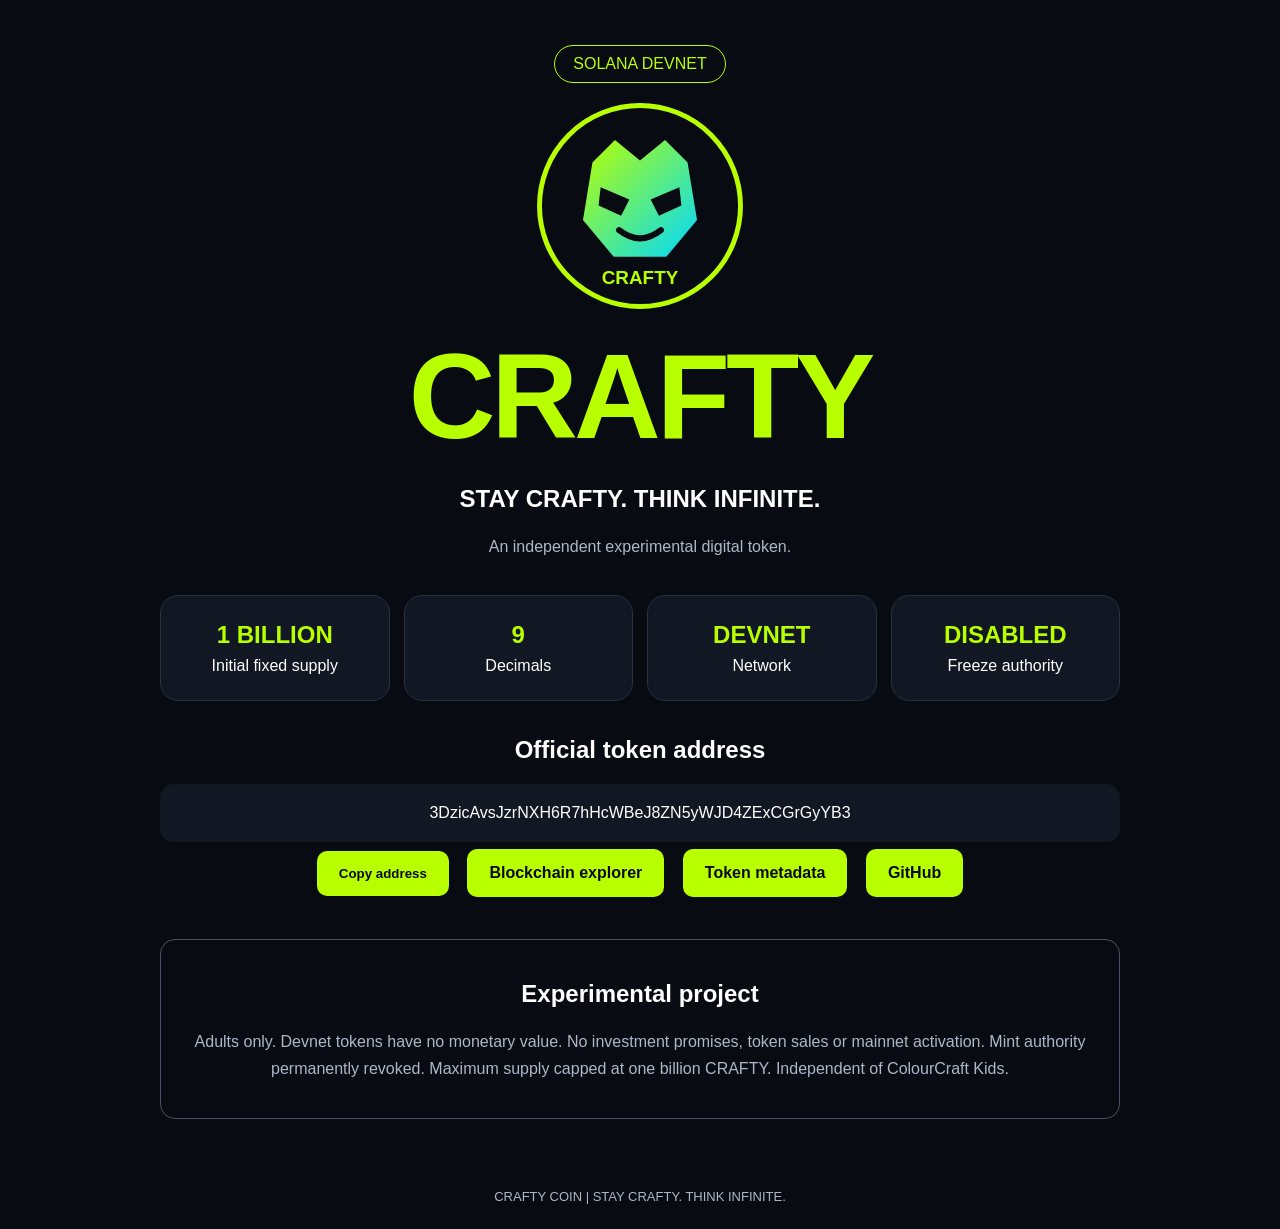
<file: index.html>
<!DOCTYPE html>
<html lang="en">
<head>
<meta charset="UTF-8">
<meta name="viewport" content="width=device-width,initial-scale=1">
<meta name="description" content="CRAFTY Coin. Stay Crafty. Think Infinite. Experimental Solana Devnet token.">
<meta name="theme-color" content="#080b12">
<title>CRAFTY | Think Infinite</title>
<link rel="icon" href="assets/logo.svg">
<style>
*{box-sizing:border-box}
body{margin:0;background:#080b12;color:#fff;font-family:Arial,sans-serif;text-align:center}
main{max-width:1000px;margin:auto;padding:45px 20px}
.logo{width:210px;max-width:65vw}
h1{font-size:clamp(55px,12vw,120px);margin:12px 0;color:#b8ff00;letter-spacing:-4px}
h2{font-size:24px}
p{color:#aeb7c8;line-height:1.7}
.tag{display:inline-block;border:1px solid #b8ff00;border-radius:30px;padding:9px 18px;color:#b8ff00}
.grid{display:grid;grid-template-columns:repeat(auto-fit,minmax(140px,1fr));gap:14px;margin:35px 0}
.card{background:#111723;border:1px solid #293142;border-radius:18px;padding:25px 12px}
strong{display:block;font-size:24px;color:#b8ff00;margin-bottom:8px}
.address{overflow-wrap:anywhere;background:#111723;border-radius:14px;padding:20px}
a,button{display:inline-block;background:#b8ff00;color:#080b12;border:0;border-radius:10px;padding:15px 22px;margin:7px;font-weight:bold;text-decoration:none;cursor:pointer}
.notice{border:1px solid #495363;border-radius:15px;padding:20px;margin-top:35px}
footer{padding:25px;color:#aeb7c8;font-size:13px}
</style>
</head>
<body>
<main>
<span class="tag">SOLANA DEVNET</span>
<br><br>
<img class="logo" src="assets/logo.svg" alt="CRAFTY logo">
<h1>CRAFTY</h1>
<h2>STAY CRAFTY. THINK INFINITE.</h2>
<p>An independent experimental digital token.</p>
<div class="grid">
<div class="card"><strong>1 BILLION</strong>Initial fixed supply</div>
<div class="card"><strong>9</strong>Decimals</div>
<div class="card"><strong>DEVNET</strong>Network</div>
<div class="card"><strong>DISABLED</strong>Freeze authority</div>
</div>
<h2>Official token address</h2>
<div class="address" id="mint">3DzicAvsJzrNXH6R7hHcWBeJ8ZN5yWJD4ZExCGrGyYB3</div>
<button id="copy">Copy address</button>
<a href="https://explorer.solana.com/address/3DzicAvsJzrNXH6R7hHcWBeJ8ZN5yWJD4ZExCGrGyYB3?cluster=devnet">Blockchain explorer</a>
<a href="metadata.json">Token metadata</a>
<a href="https://github.com/STEYNGROVE/crafty-coin">GitHub</a>
<div class="notice">
<h2>Experimental project</h2>
<p>Adults only. Devnet tokens have no monetary value.
No investment promises, token sales or mainnet activation.
Mint authority permanently revoked. Maximum supply capped at one billion CRAFTY.
Independent of ColourCraft Kids.</p>
</div>
</main>
<footer>CRAFTY COIN | STAY CRAFTY. THINK INFINITE.</footer>
<script>
document.getElementById("copy").onclick=async function(){
try{
await navigator.clipboard.writeText(document.getElementById("mint").textContent);
this.textContent="Copied";
}catch(e){this.textContent="Copy address manually";}
};
</script>
</body>
</html>
</file>
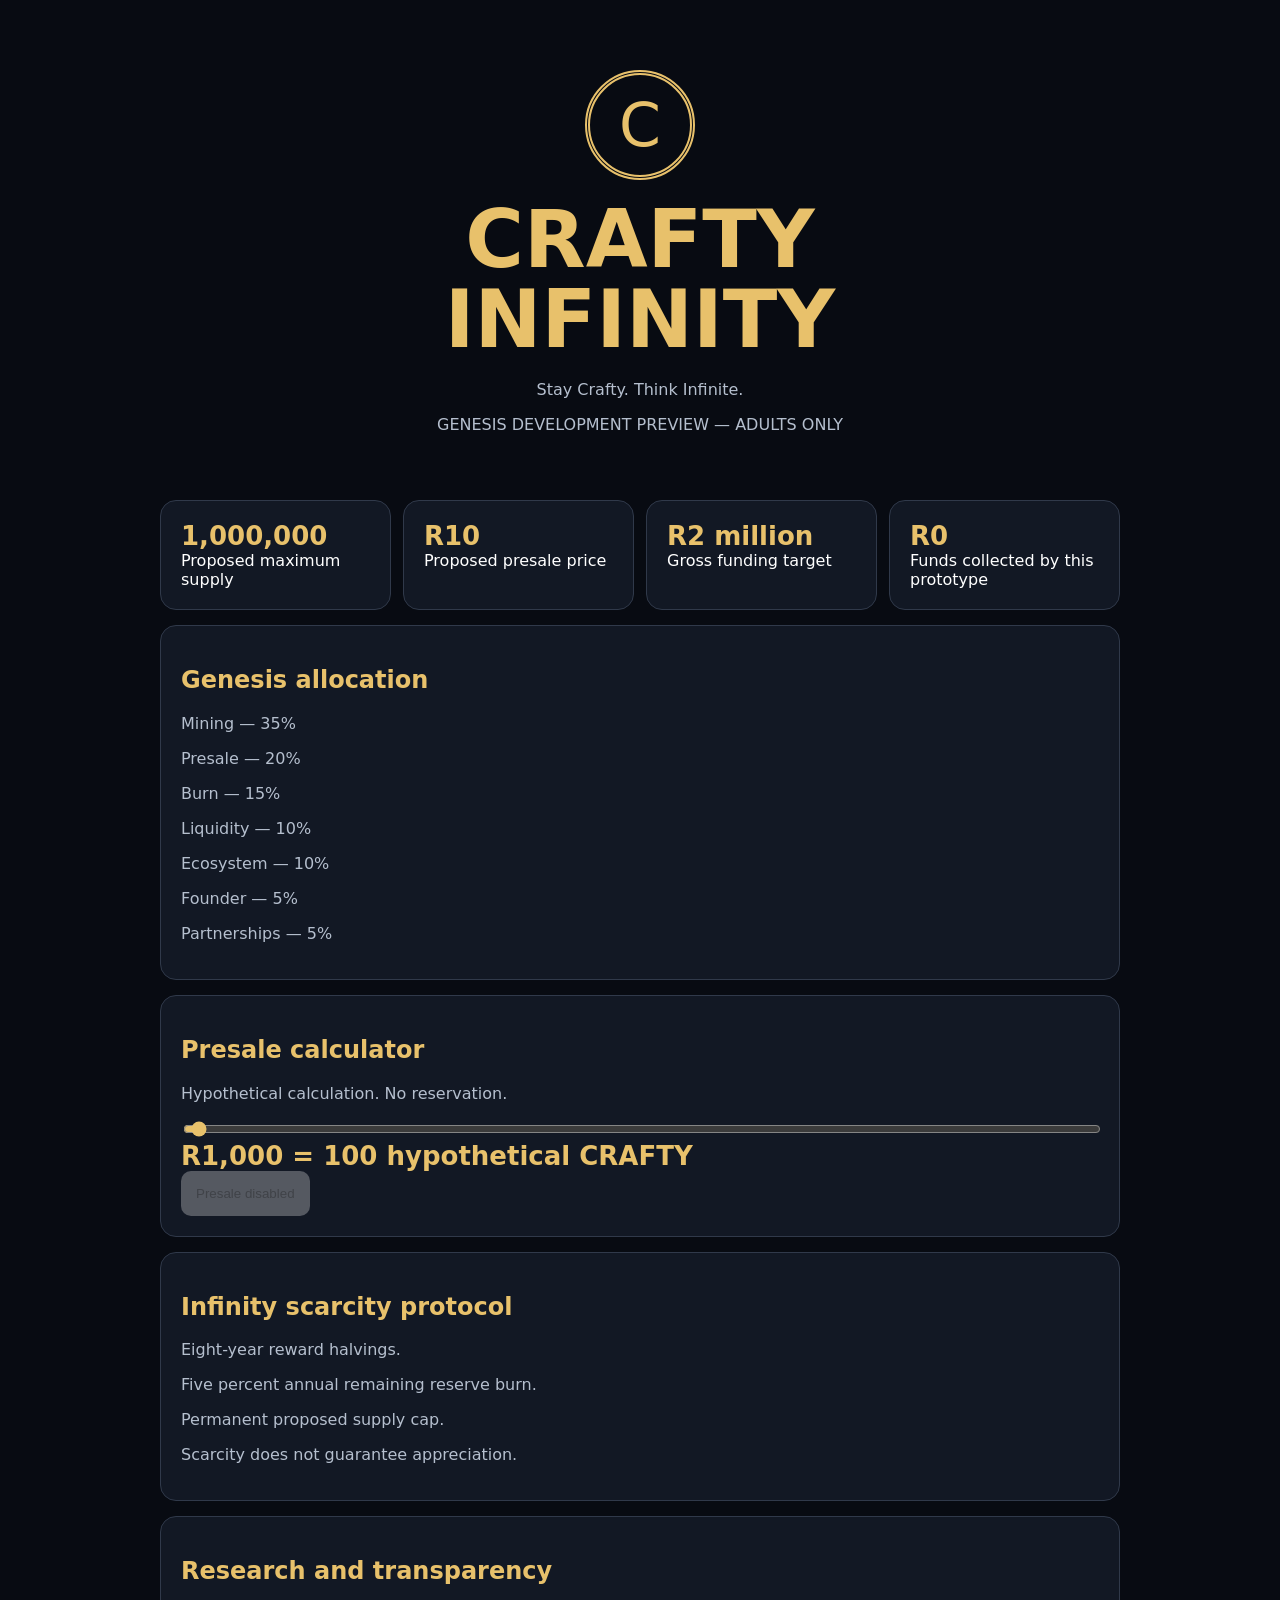
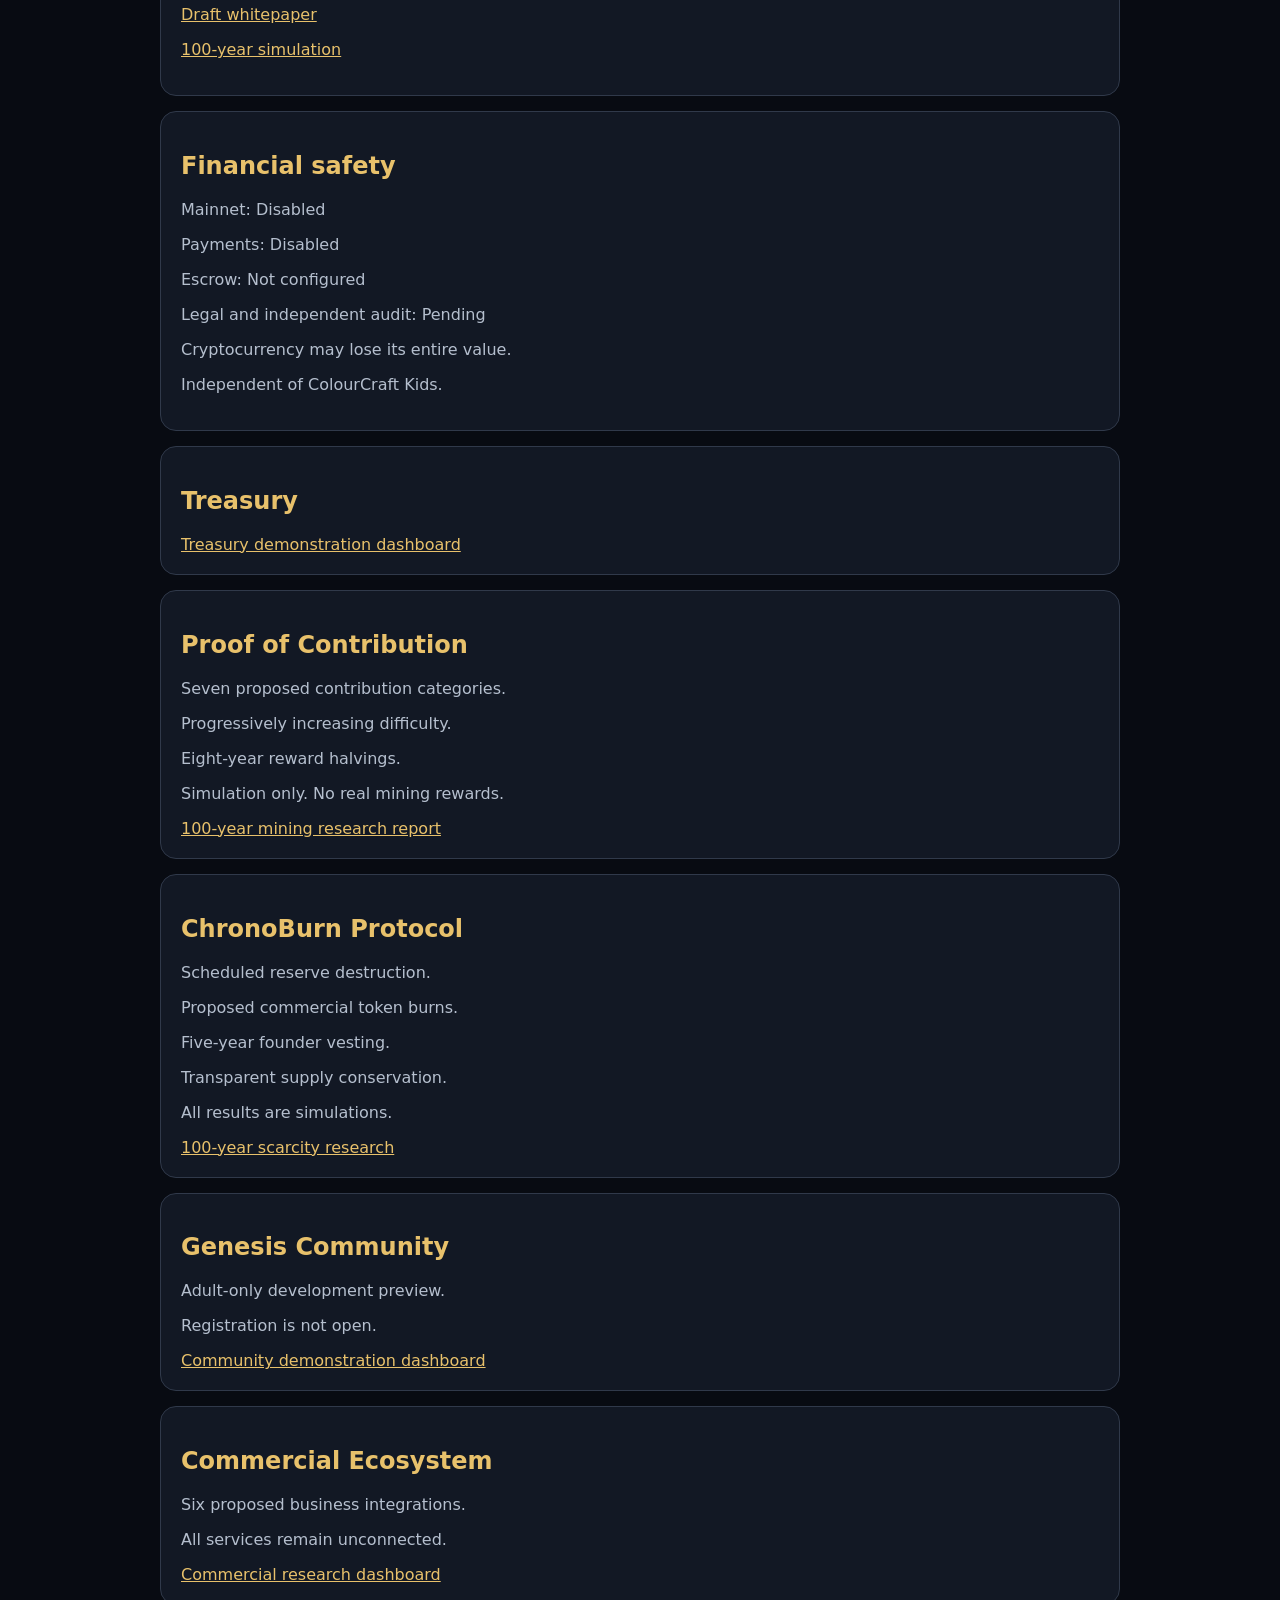
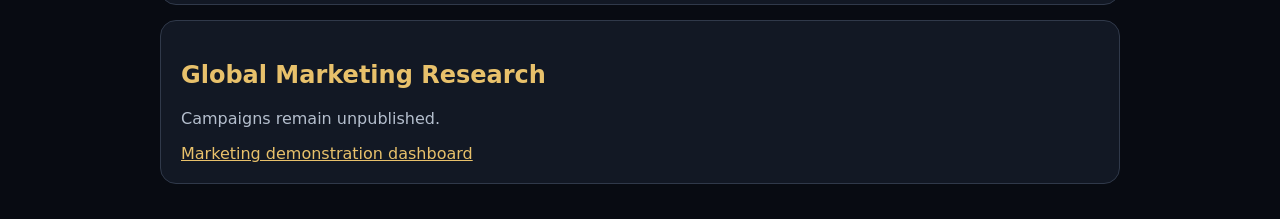
<file: infinity/web/index.html>
<!DOCTYPE html>
<html lang="en">
<head>
<meta charset="UTF-8">
<meta name="viewport"
content="width=device-width,initial-scale=1">
<title>CRAFTY INFINITY</title>
<style>
*{box-sizing:border-box}
body{background:#080b12;color:white;
font-family:system-ui;margin:0}
main{max-width:1000px;margin:auto;padding:20px}
header{text-align:center;padding:50px 0}
h1{color:#e8c16b;font-size:clamp(40px,9vw,80px);
line-height:1;margin:20px 0}
h2,a{color:#e8c16b}
p{color:#b5bfce}
.grid{display:grid;gap:12px;
grid-template-columns:repeat(auto-fit,minmax(150px,1fr))}
section,.card{background:#121824;padding:20px;
border:1px solid #30394a;border-radius:16px;
margin-bottom:15px}
strong{color:#e8c16b;font-size:26px;display:block}
input{width:100%;accent-color:#e8c16b}
button{padding:15px;border:0;border-radius:10px}
.coin{border:5px double #e8c16b;border-radius:50%;
width:110px;height:110px;display:grid;
place-items:center;margin:auto;color:#e8c16b;
font-size:60px}
</style>
<meta name="description" content="CRAFTY INFINITY adult-only commercial ecosystem development and token economics research. Simulation only."><meta name="robots" content="noindex,nofollow"></head>
<body><main>
<header>
<div class="coin">C</div>
<h1>CRAFTY<br>INFINITY</h1>
<p>Stay Crafty. Think Infinite.</p>
<p>GENESIS DEVELOPMENT PREVIEW — ADULTS ONLY</p>
</header>
<div class="grid">
<div class="card"><strong>1,000,000</strong>
Proposed maximum supply</div>
<div class="card"><strong>R10</strong>
Proposed presale price</div>
<div class="card"><strong>R2 million</strong>
Gross funding target</div>
<div class="card"><strong>R0</strong>
Funds collected by this prototype</div>
</div>
<section>
<h2>Genesis allocation</h2>
<div id="allocation"></div>
</section>
<section>
<h2>Presale calculator</h2>
<p>Hypothetical calculation. No reservation.</p>
<input type="range" id="amount"
min="100" max="100000" step="100" value="1000">
<strong id="result"></strong>
<button disabled>Presale disabled</button>
</section>
<section>
<h2>Infinity scarcity protocol</h2>
<p>Eight-year reward halvings.</p>
<p>Five percent annual remaining reserve burn.</p>
<p>Permanent proposed supply cap.</p>
<p>Scarcity does not guarantee appreciation.</p>
</section>
<section>
<h2>Research and transparency</h2>
<p><a href="whitepaper.txt">Draft whitepaper</a></p>
<p><a href="simulation.json">100-year simulation</a></p>
</section>
<section>
<h2>Financial safety</h2>
<p>Mainnet: Disabled</p>
<p>Payments: Disabled</p>
<p>Escrow: Not configured</p>
<p>Legal and independent audit: Pending</p>
<p>Cryptocurrency may lose its entire value.</p>
<p>Independent of ColourCraft Kids.</p>
</section>
<section><h2>Treasury</h2><a href="treasury.html">Treasury demonstration dashboard</a></section><section><h2>Proof of Contribution</h2><p>Seven proposed contribution categories.</p><p>Progressively increasing difficulty.</p><p>Eight-year reward halvings.</p><p>Simulation only. No real mining rewards.</p><a href="mining.json">100-year mining research report</a></section><section><h2>ChronoBurn Protocol</h2><p>Scheduled reserve destruction.</p><p>Proposed commercial token burns.</p><p>Five-year founder vesting.</p><p>Transparent supply conservation.</p><p>All results are simulations.</p><a href="scarcity.json">100-year scarcity research</a></section><section><h2>Genesis Community</h2><p>Adult-only development preview.</p><p>Registration is not open.</p><a href="community.html">Community demonstration dashboard</a></section><section><h2>Commercial Ecosystem</h2><p>Six proposed business integrations.</p><p>All services remain unconnected.</p><a href="ecosystem.html">Commercial research dashboard</a></section><section><h2>Global Marketing Research</h2><p>Campaigns remain unpublished.</p><a href="marketing.html">Marketing demonstration dashboard</a></section></main>
<script>
const a=document.getElementById("amount");
function update(){
 document.getElementById("result").textContent=
 "R"+Number(a.value).toLocaleString()+
 " = "+(Number(a.value)/10).toLocaleString()+
 " hypothetical CRAFTY";
}
a.addEventListener("input",update);
update();
const allocations=[
 ["Mining",35],["Presale",20],["Burn",15],
 ["Liquidity",10],["Ecosystem",10],
 ["Founder",5],["Partnerships",5]
];
for(const [name,n] of allocations){
 const p=document.createElement("p");
 p.textContent=name+" — "+n+"%";
 document.getElementById("allocation").appendChild(p);
}
</script>
</body>
</html>
</file>
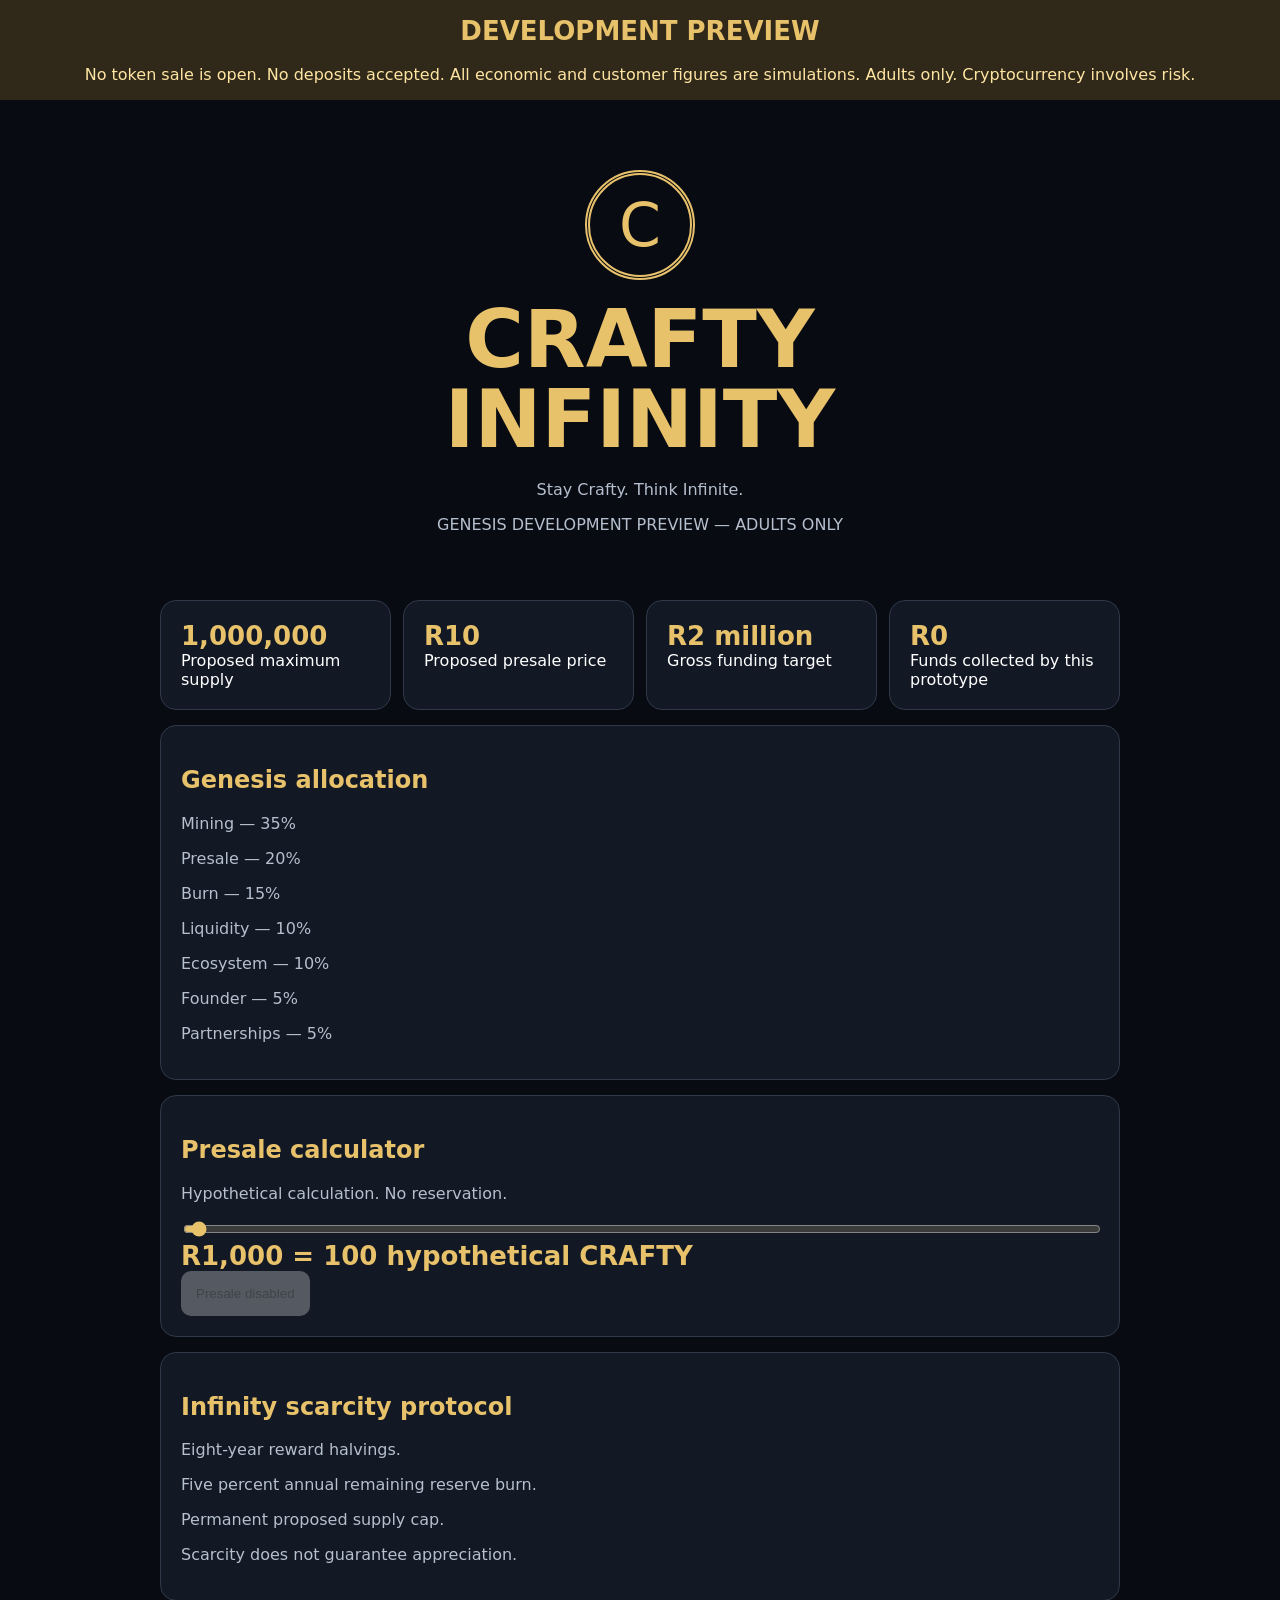
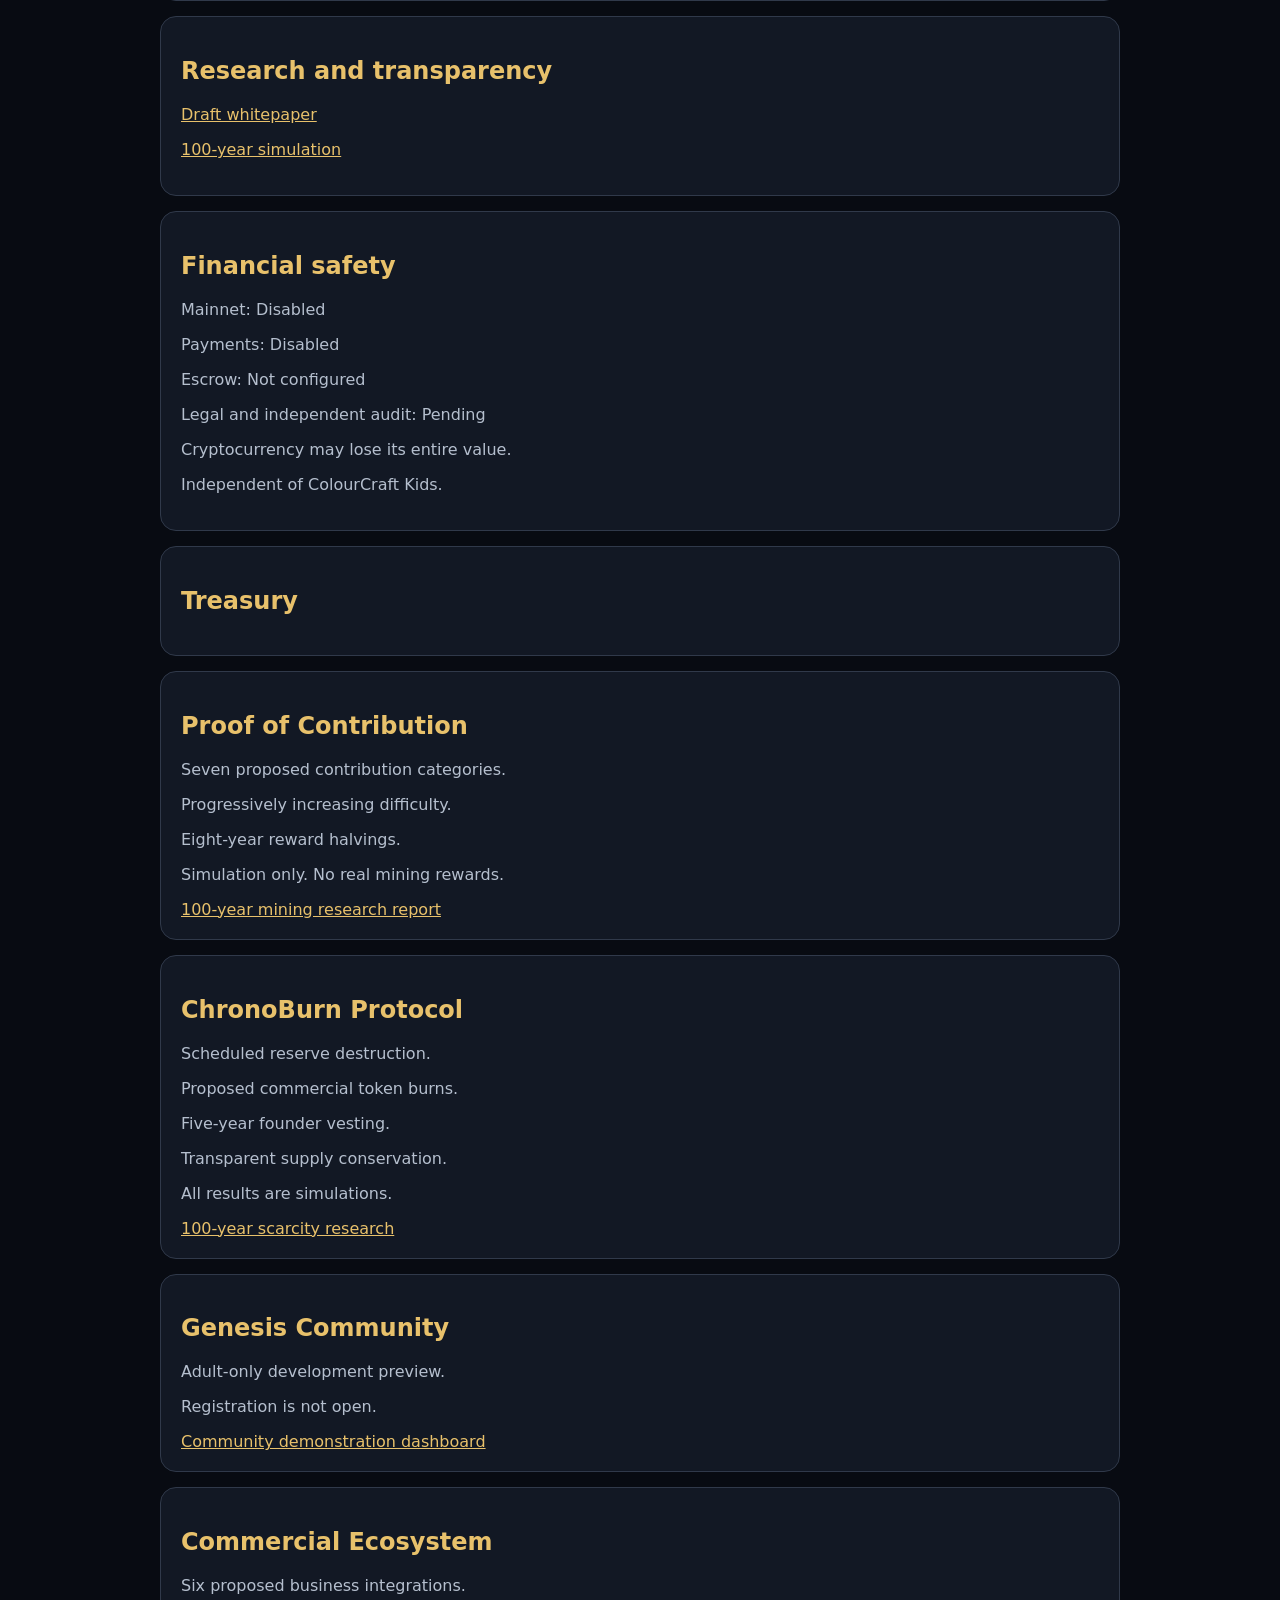
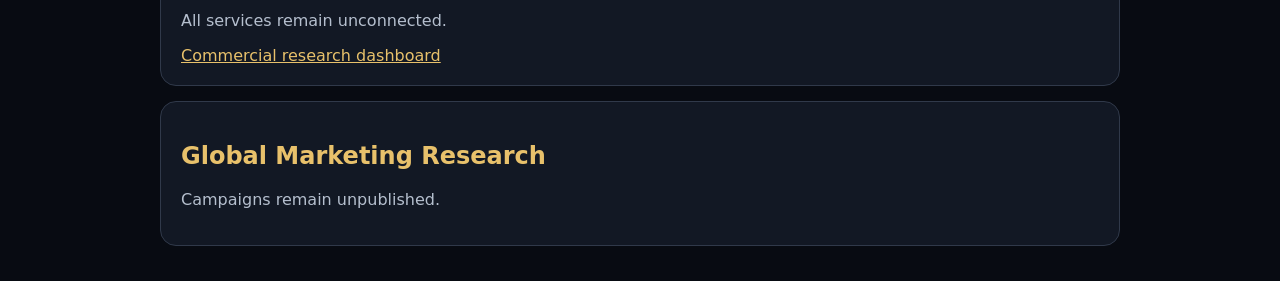
<file: infinity/release/staging/index.html>
<!DOCTYPE html>
<html lang="en">
<head>
<meta charset="UTF-8">
<meta name="viewport"
content="width=device-width,initial-scale=1">
<title>CRAFTY INFINITY</title>
<style>
*{box-sizing:border-box}
body{background:#080b12;color:white;
font-family:system-ui;margin:0}
main{max-width:1000px;margin:auto;padding:20px}
header{text-align:center;padding:50px 0}
h1{color:#e8c16b;font-size:clamp(40px,9vw,80px);
line-height:1;margin:20px 0}
h2,a{color:#e8c16b}
p{color:#b5bfce}
.grid{display:grid;gap:12px;
grid-template-columns:repeat(auto-fit,minmax(150px,1fr))}
section,.card{background:#121824;padding:20px;
border:1px solid #30394a;border-radius:16px;
margin-bottom:15px}
strong{color:#e8c16b;font-size:26px;display:block}
input{width:100%;accent-color:#e8c16b}
button{padding:15px;border:0;border-radius:10px}
.coin{border:5px double #e8c16b;border-radius:50%;
width:110px;height:110px;display:grid;
place-items:center;margin:auto;color:#e8c16b;
font-size:60px}
</style>
<meta name="description" content="CRAFTY INFINITY adult-only commercial ecosystem development and token economics research. Simulation only."><meta name="robots" content="noindex,nofollow"></head>
<body>
<div style="padding:16px;background:#302818;
color:#ffe5a3;text-align:center">
<strong>DEVELOPMENT PREVIEW</strong><br>
No token sale is open. No deposits accepted.
All economic and customer figures are simulations.
Adults only. Cryptocurrency involves risk.
</div>
<main>
<header>
<div class="coin">C</div>
<h1>CRAFTY<br>INFINITY</h1>
<p>Stay Crafty. Think Infinite.</p>
<p>GENESIS DEVELOPMENT PREVIEW — ADULTS ONLY</p>
</header>
<div class="grid">
<div class="card"><strong>1,000,000</strong>
Proposed maximum supply</div>
<div class="card"><strong>R10</strong>
Proposed presale price</div>
<div class="card"><strong>R2 million</strong>
Gross funding target</div>
<div class="card"><strong>R0</strong>
Funds collected by this prototype</div>
</div>
<section>
<h2>Genesis allocation</h2>
<div id="allocation"></div>
</section>
<section>
<h2>Presale calculator</h2>
<p>Hypothetical calculation. No reservation.</p>
<input type="range" id="amount"
min="100" max="100000" step="100" value="1000">
<strong id="result"></strong>
<button disabled>Presale disabled</button>
</section>
<section>
<h2>Infinity scarcity protocol</h2>
<p>Eight-year reward halvings.</p>
<p>Five percent annual remaining reserve burn.</p>
<p>Permanent proposed supply cap.</p>
<p>Scarcity does not guarantee appreciation.</p>
</section>
<section>
<h2>Research and transparency</h2>
<p><a href="whitepaper.txt">Draft whitepaper</a></p>
<p><a href="simulation.json">100-year simulation</a></p>
</section>
<section>
<h2>Financial safety</h2>
<p>Mainnet: Disabled</p>
<p>Payments: Disabled</p>
<p>Escrow: Not configured</p>
<p>Legal and independent audit: Pending</p>
<p>Cryptocurrency may lose its entire value.</p>
<p>Independent of ColourCraft Kids.</p>
</section>
<section><h2>Treasury</h2></section><section><h2>Proof of Contribution</h2><p>Seven proposed contribution categories.</p><p>Progressively increasing difficulty.</p><p>Eight-year reward halvings.</p><p>Simulation only. No real mining rewards.</p><a href="mining.json">100-year mining research report</a></section><section><h2>ChronoBurn Protocol</h2><p>Scheduled reserve destruction.</p><p>Proposed commercial token burns.</p><p>Five-year founder vesting.</p><p>Transparent supply conservation.</p><p>All results are simulations.</p><a href="scarcity.json">100-year scarcity research</a></section><section><h2>Genesis Community</h2><p>Adult-only development preview.</p><p>Registration is not open.</p><a href="community.html">Community demonstration dashboard</a></section><section><h2>Commercial Ecosystem</h2><p>Six proposed business integrations.</p><p>All services remain unconnected.</p><a href="ecosystem.html">Commercial research dashboard</a></section><section><h2>Global Marketing Research</h2><p>Campaigns remain unpublished.</p></section></main>
<script>
const a=document.getElementById("amount");
function update(){
 document.getElementById("result").textContent=
 "R"+Number(a.value).toLocaleString()+
 " = "+(Number(a.value)/10).toLocaleString()+
 " hypothetical CRAFTY";
}
a.addEventListener("input",update);
update();
const allocations=[
 ["Mining",35],["Presale",20],["Burn",15],
 ["Liquidity",10],["Ecosystem",10],
 ["Founder",5],["Partnerships",5]
];
for(const [name,n] of allocations){
 const p=document.createElement("p");
 p.textContent=name+" — "+n+"%";
 document.getElementById("allocation").appendChild(p);
}
</script>
</body>
</html>
</file>
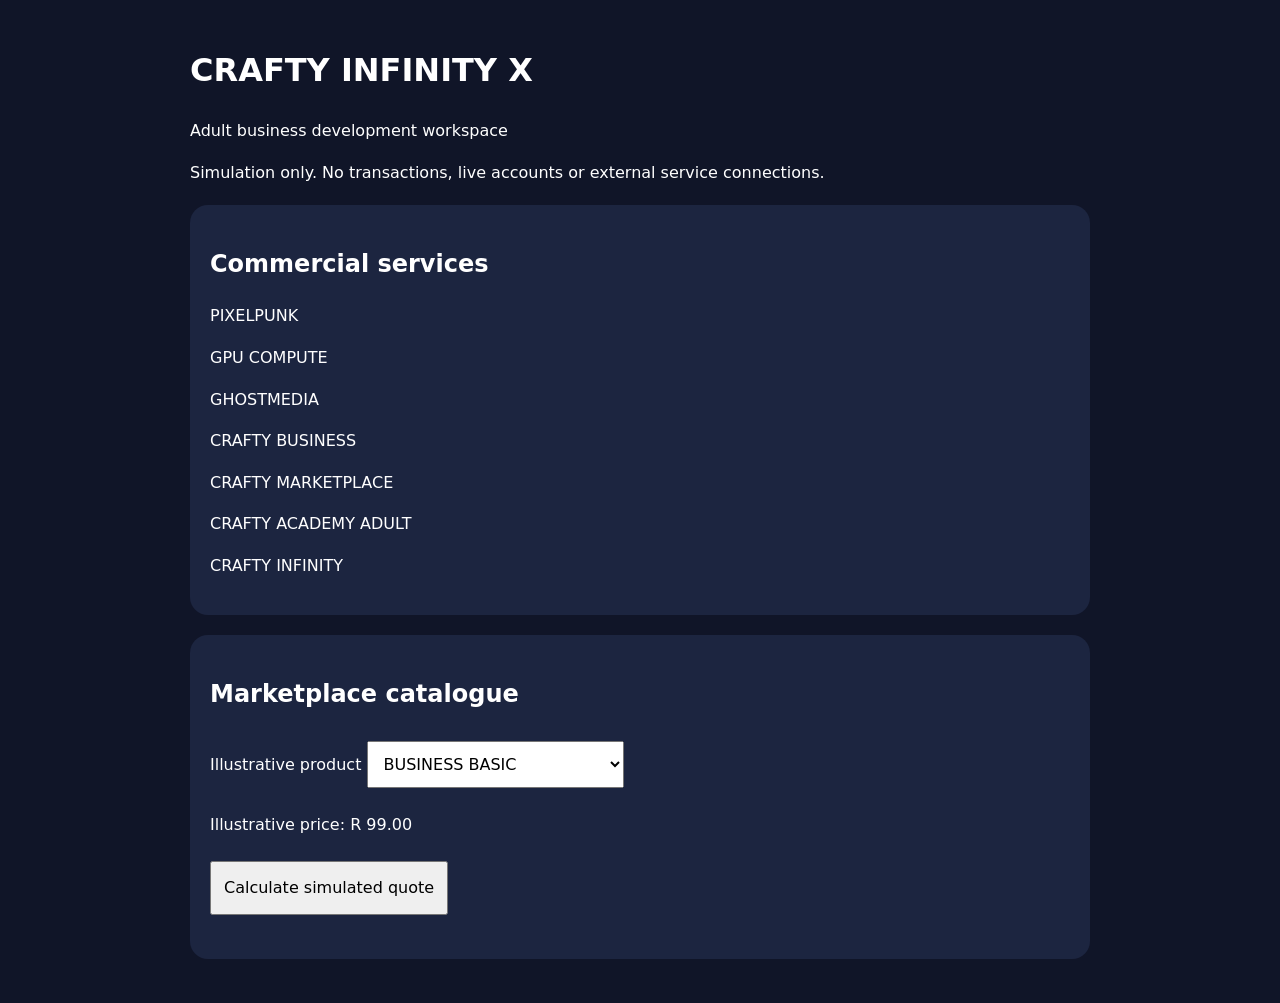
<file: infinity/x/adult/index.html>
<!doctype html>
<html lang="en">
<head>
<meta charset="utf-8">
<meta name="viewport"
 content="width=device-width,initial-scale=1">
<title>Crafty Infinity X Business</title>
<style>
body{
 background:#101528;color:white;
 font:16px/1.6 system-ui;
 max-width:900px;margin:auto;padding:24px
}
section{
 background:#1c2540;border-radius:18px;
 padding:20px;margin:20px 0
}
button,select{
 font:inherit;padding:12px;
 max-width:100%;margin:8px 0
}
</style>
</head>
<body>
<h1>CRAFTY INFINITY X</h1>
<p>Adult business development workspace</p>
<p>Simulation only. No transactions,
 live accounts or external service connections.</p>

<section>
<h2>Commercial services</h2>
<div id="services"></div>
</section>

<section>
<h2>Marketplace catalogue</h2>
<label for="product">Illustrative product</label>
<select id="product"></select>
<p id="price"></p>
<button id="draft">Calculate simulated quote</button>
<p id="result" role="status"></p>
</section>

<script src="app.js"></script>
</body>
</html>
</file>
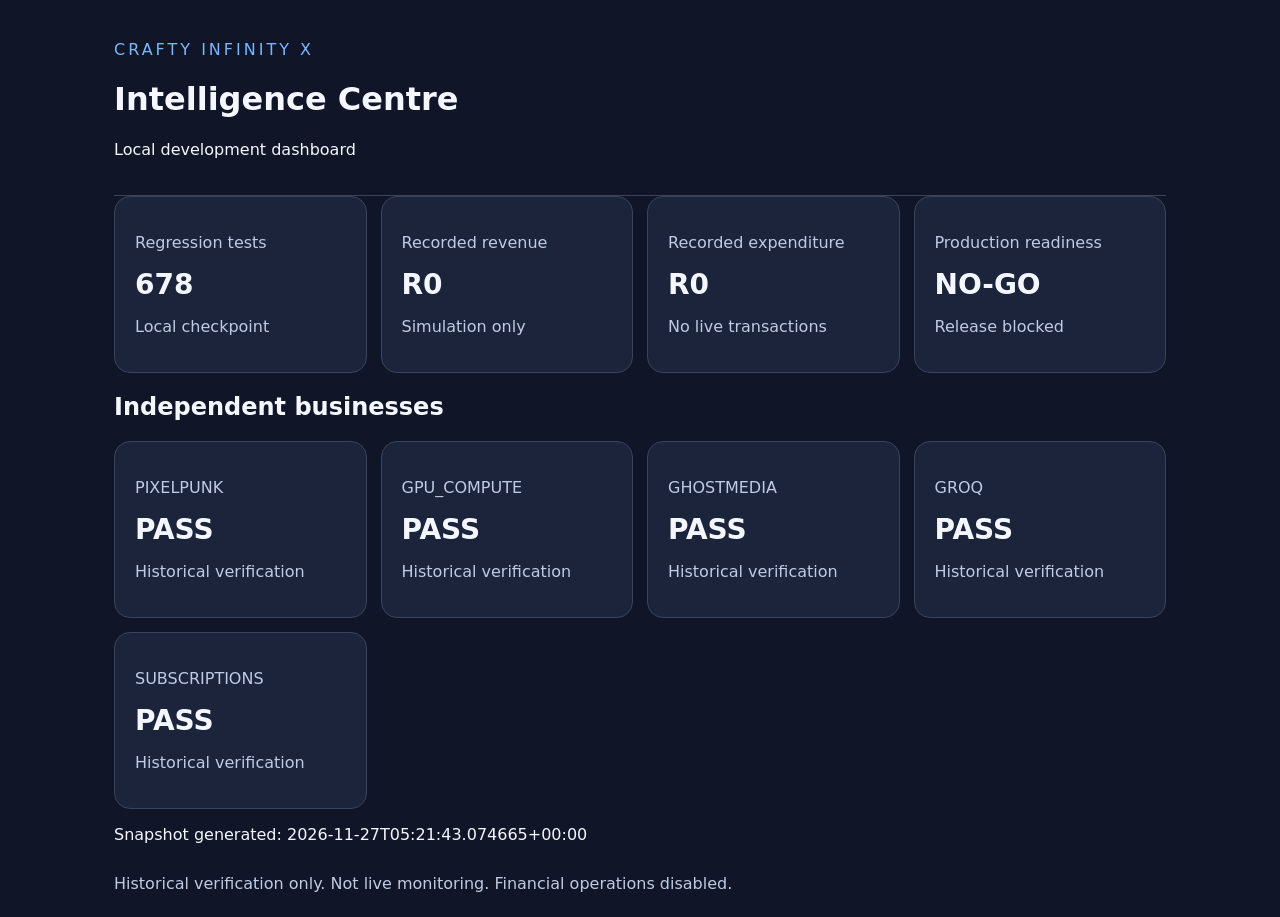
<file: infinity/x/intelligence-centre/index.html>
<!doctype html>
<html lang="en">
<head>
<meta charset="utf-8">
<meta name="viewport" content="width=device-width,initial-scale=1">
<meta name="robots" content="noindex,nofollow">
<title>Crafty Infinity Intelligence Centre</title>
<link rel="stylesheet" href="style.css">
</head>
<body>
<main>
<header>
<p>CRAFTY INFINITY X</p>
<h1>Intelligence Centre</h1>
<p>Local development dashboard</p>
</header>
<section id="metrics" class="grid"></section>
<h2>Independent businesses</h2>
<section id="services" class="grid"></section>
<p id="status" role="status"></p>
<footer>
Historical verification only. Not live monitoring.
Financial operations disabled.
</footer>
</main>
<script src="app.js"></script>
</body>
</html>
</file>
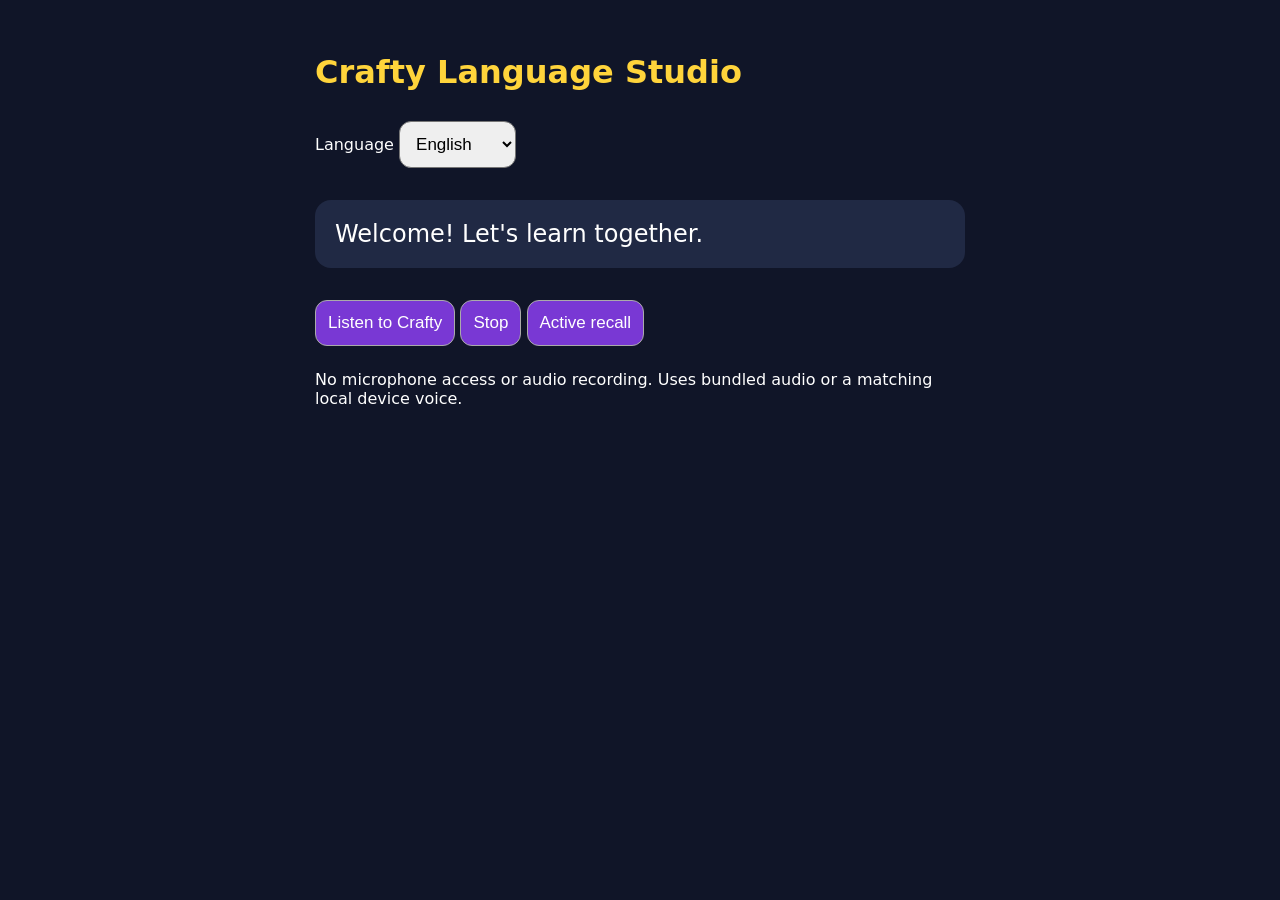
<file: infinity/language/preview.html>
<!DOCTYPE html>
<html lang="en">
<head>
<meta charset="utf-8">
<meta name="viewport"
content="width=device-width,initial-scale=1">
<meta name="robots" content="noindex,nofollow">
<title>Crafty Language Studio</title>
<style>
body{
 background:#101528;
 color:white;
 font-family:system-ui;
 padding:24px;
}
main{max-width:650px;margin:auto}
h1{color:#ffd43b}
button,select{
 font-size:17px;
 padding:12px;
 margin:8px 0;
 border-radius:12px;
}
button{
 background:#7938d4;
 color:white;
 border:1px solid #aaa;
}
#message{
 font-size:24px;
 background:#202944;
 padding:20px;
 border-radius:16px;
}
</style>
</head>
<body>
<main>
<h1>Crafty Language Studio</h1>
<label for="language">Language</label>
<select id="language">
<option value="en">English</option>
<option value="af">Afrikaans</option>
<option value="st">Sesotho</option>
<option value="zu">isiZulu</option>
</select>
<p id="message"></p>
<button id="speak">Listen to Crafty</button>
<button id="stop">Stop</button>
<button id="recall">Active recall</button>
<audio id="crafty-audio" preload="none"></audio>
<p id="status" aria-live="polite"></p>
<p>No microphone access or audio recording.
Uses bundled audio or a matching local device voice.</p>
</main>
<script>
let catalogue={};
let voiceManifest={};

const craftyAudio=
 document.getElementById("crafty-audio");

fetch("audio-manifest.json")
 .then(r=>{
  if(!r.ok)throw Error();
  return r.json();
 })
 .then(data=>{
  voiceManifest=data.audio||{};
 })
 .catch(()=>{});
let key="welcome";

const locales={
 en:"en-ZA",af:"af-ZA",
 st:"st-ZA",zu:"zu-ZA"
};

const language=document.getElementById("language");
const message=document.getElementById("message");
const status=document.getElementById("status");

function stop(){
 craftyAudio.pause();
 craftyAudio.currentTime=0;
 if("speechSynthesis" in window){
  speechSynthesis.cancel();
 }
}

function render(){
 stop();
 document.documentElement.lang=language.value;
 message.textContent=
  catalogue[language.value]?.[key]||"";
}

language.onchange=render;

document.getElementById("recall").onclick=()=>{
 key="reflect";
 render();
};

document.getElementById("stop").onclick=stop;

document.getElementById("speak").onclick=()=>{
 stop();

 const recording=
  voiceManifest[language.value]?.[key];

 if(recording){
  craftyAudio.src=recording.file;

  craftyAudio.play()
   .then(()=>{
    status.textContent=
     "Playing Crafty's bundled voice.";
   })
   .catch(()=>{
    status.textContent=
     "Playback unavailable. Text remains available.";
   });

  return;
 }

 if(!("speechSynthesis" in window)){
  status.textContent="Speech unavailable.";
  return;
 }

 const lang=language.value;

 const voice=speechSynthesis.getVoices().find(v=>
  v.localService===true &&
  v.lang.toLowerCase().split("-")[0]===lang
 );

 if(!voice){
  status.textContent=
   "No matching local voice. Text remains available.";
  return;
 }

 const utterance=new SpeechSynthesisUtterance(
  message.textContent
 );

 utterance.voice=voice;
 utterance.lang=voice.lang;
 utterance.rate=0.85;

 utterance.onerror=()=>{
  status.textContent="Local speech unavailable.";
 };

 status.textContent="Using local device voice.";
 speechSynthesis.speak(utterance);
};

fetch("catalogue.json")
 .then(r=>{
  if(!r.ok)throw Error();
  return r.json();
 })
 .then(data=>{
  catalogue=data;
  render();
 })
 .catch(()=>{
  status.textContent="Language catalogue unavailable.";
 });
</script>
</body>
</html>
</file>
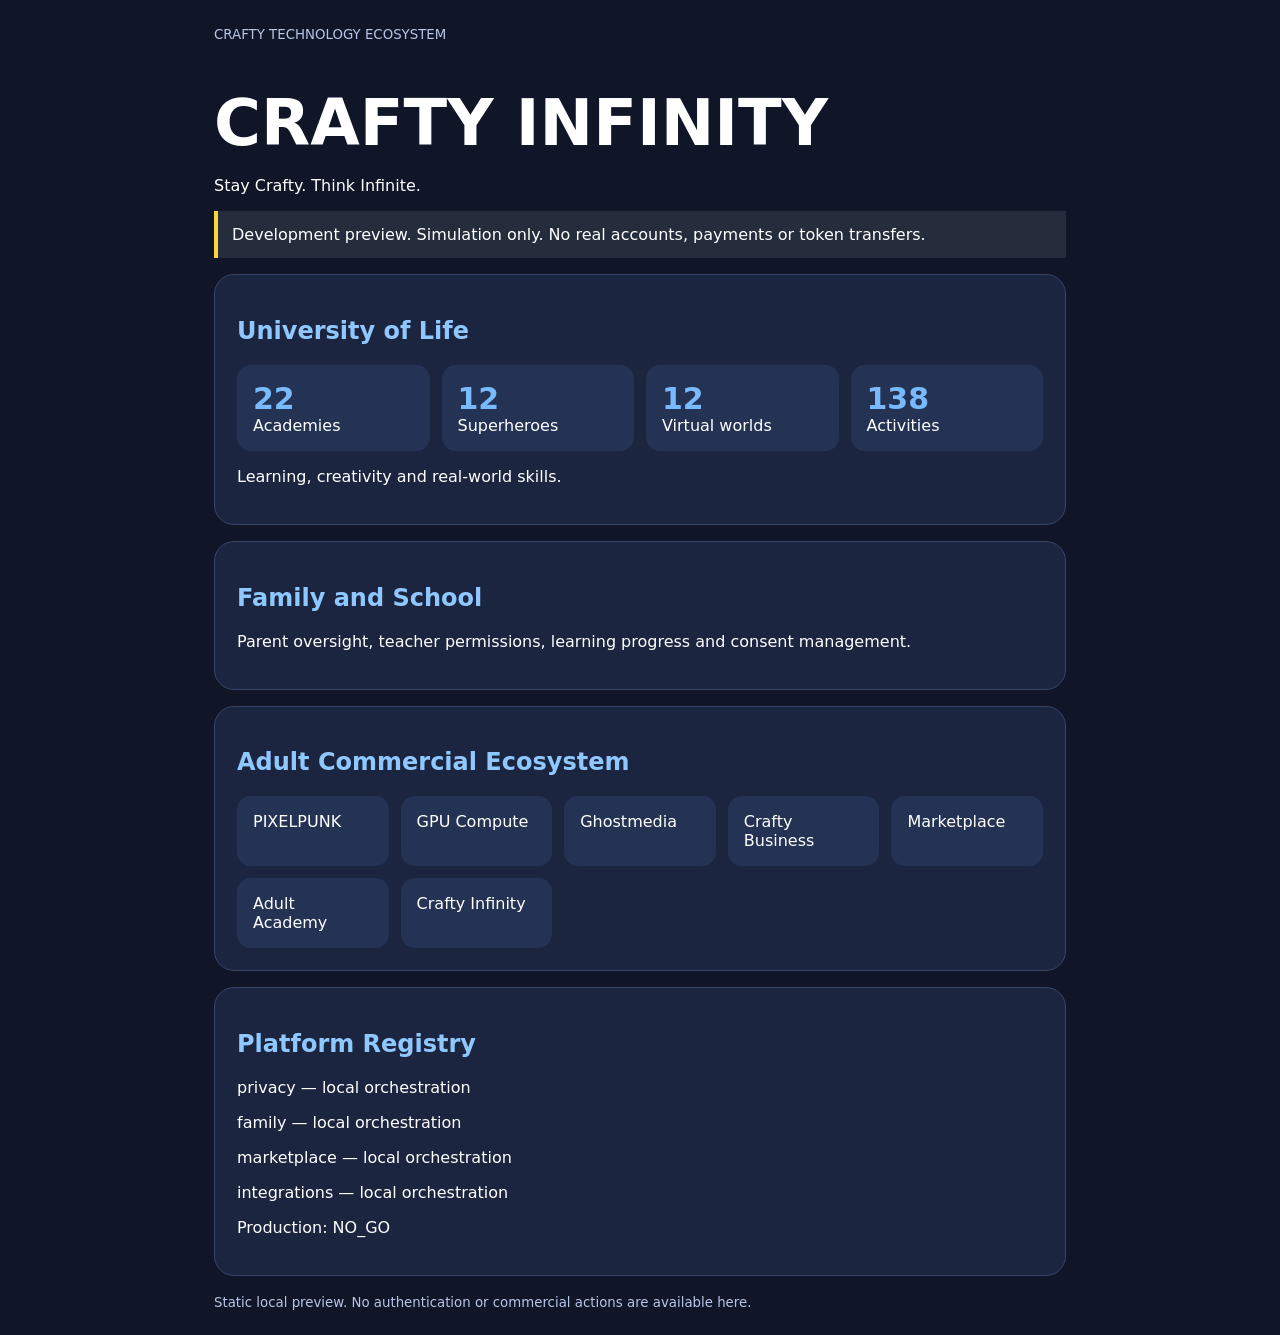
<file: infinity/platform/preview.html>
<!doctype html>
<html lang="en">
<head>
<meta charset="utf-8">
<meta name="viewport"
 content="width=device-width,initial-scale=1">
<title>Crafty Infinity</title>
<style>
*{box-sizing:border-box}
body{
 margin:0;background:#101528;color:white;
 font:16px system-ui,sans-serif
}
main{max-width:900px;margin:auto;padding:24px}
h1{font-size:clamp(32px,8vw,64px);margin-bottom:4px}
small{color:#b7c6e7}
.panel{
 background:#1c2540;border:1px solid #36456a;
 border-radius:20px;padding:22px;margin:16px 0
}
.grid{
 display:grid;
 grid-template-columns:repeat(auto-fit,minmax(140px,1fr));
 gap:12px
}
.tile{
 background:#243354;border-radius:14px;padding:16px
}
.number{font-size:30px;color:#79baff;font-weight:bold}
.notice{
 border-left:4px solid #ffd43b;padding:14px;
 background:#252c3c
}
h2{color:#8fc7ff}
button{
 background:#1677ff;color:white;border:0;
 border-radius:12px;padding:12px 18px;
 font-size:16px;cursor:pointer
}
</style>
</head>
<body>
<main>
<small>CRAFTY TECHNOLOGY ECOSYSTEM</small>
<h1>CRAFTY INFINITY</h1>
<p>Stay Crafty. Think Infinite.</p>
<p class="notice">
 Development preview. Simulation only.
 No real accounts, payments or token transfers.
</p>
<section class="panel">
<h2>University of Life</h2>
<div class="grid">
<div class="tile"><div class="number">22</div>Academies</div>
<div class="tile"><div class="number">12</div>Superheroes</div>
<div class="tile"><div class="number">12</div>Virtual worlds</div>
<div class="tile"><div class="number">138</div>Activities</div>
</div>
<p>Learning, creativity and real-world skills.</p>
</section>
<section class="panel">
<h2>Family and School</h2>
<p>Parent oversight, teacher permissions,
 learning progress and consent management.</p>
</section>
<section class="panel">
<h2>Adult Commercial Ecosystem</h2>
<div class="grid">
<div class="tile">PIXELPUNK</div>
<div class="tile">GPU Compute</div>
<div class="tile">Ghostmedia</div>
<div class="tile">Crafty Business</div>
<div class="tile">Marketplace</div>
<div class="tile">Adult Academy</div>
<div class="tile">Crafty Infinity</div>
</div>
</section>
<section class="panel">
<h2>Platform Registry</h2>
<div id="registry">Loading local registry...</div>
</section>
<small>
 Static local preview. No authentication
 or commercial actions are available here.
</small>
</main>
<script>
fetch("registry.json")
.then(r=>{
 if(!r.ok)throw Error("Unavailable");
 return r.json();
})
.then(data=>{
 const root=document.getElementById("registry");
 root.textContent="";
 for(const name of data.connectedLocalEngines){
  const p=document.createElement("p");
  p.textContent=name+" — local orchestration";
  root.appendChild(p);
 }
 const p=document.createElement("p");
 p.textContent="Production: "+data.productionReadiness;
 root.appendChild(p);
})
.catch(()=>{
 document.getElementById("registry").textContent=
 "Registry unavailable.";
});
</script>
</body>
</html>
</file>
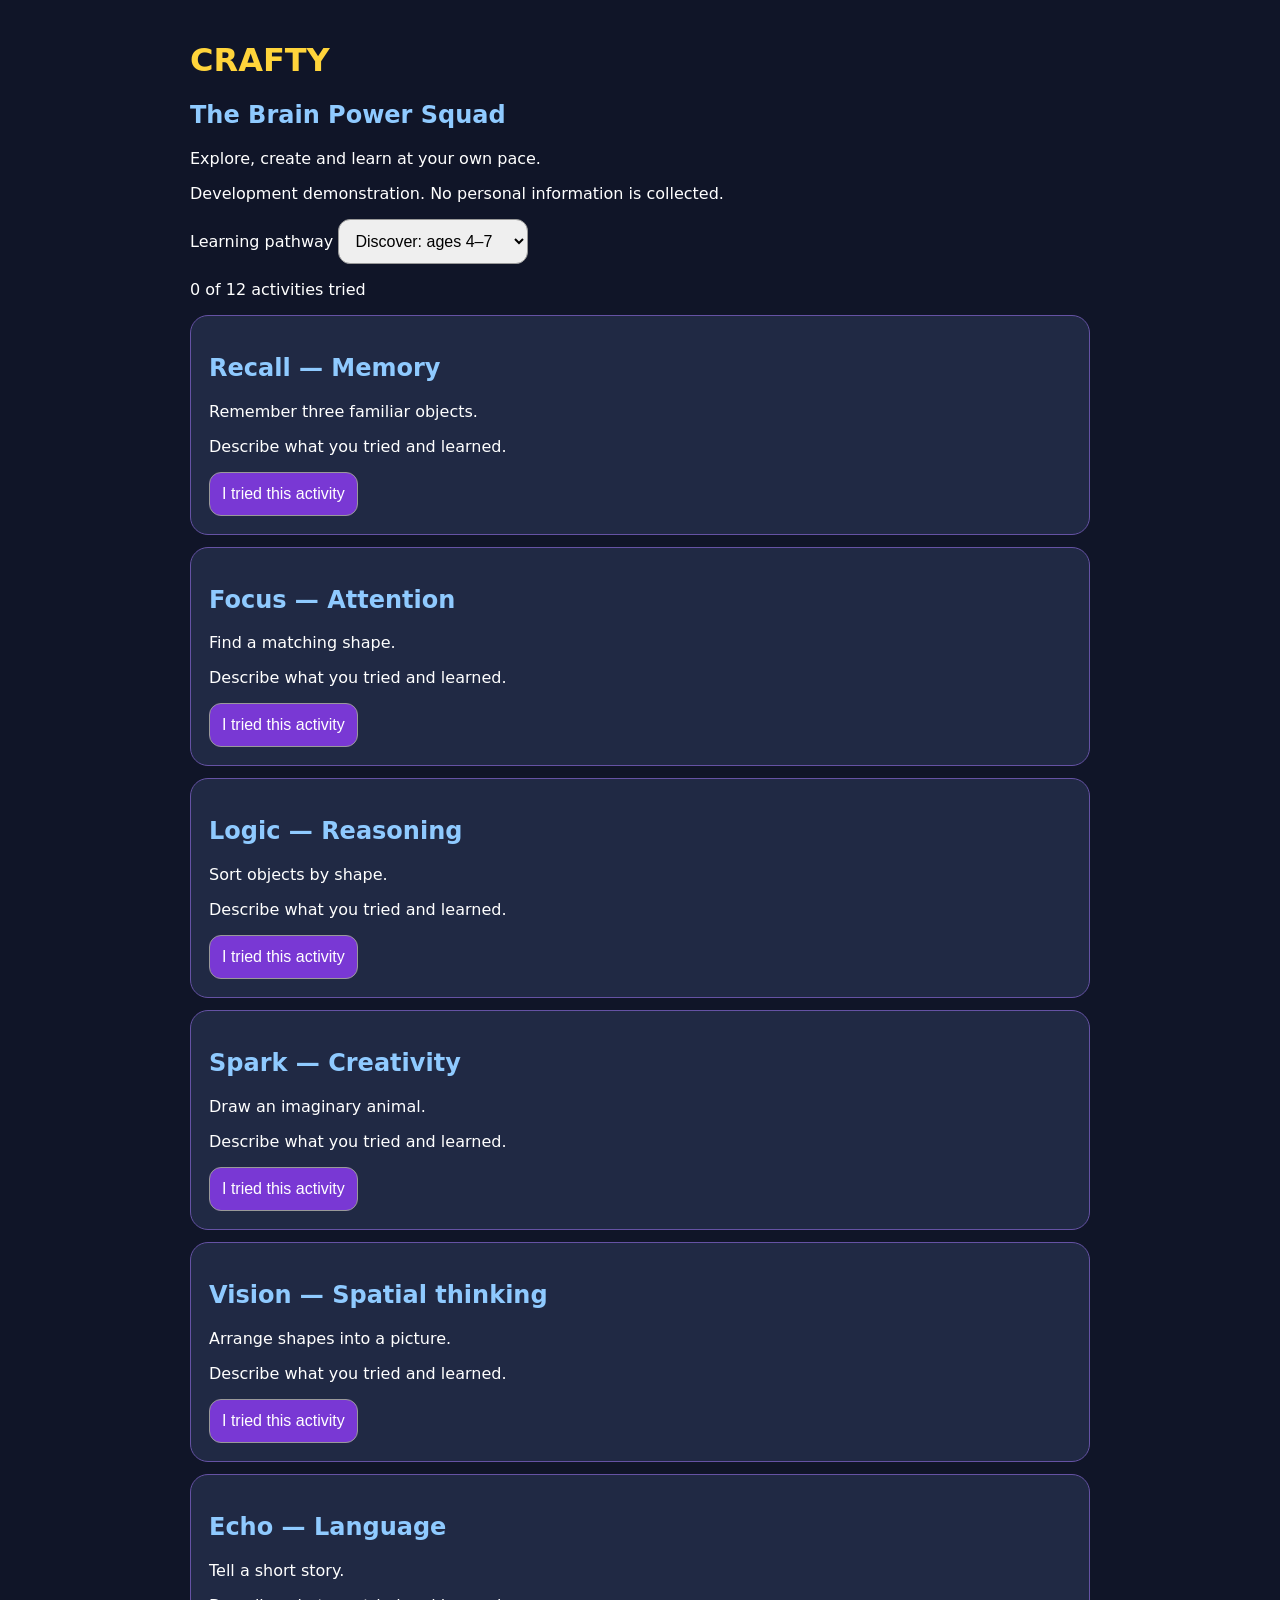
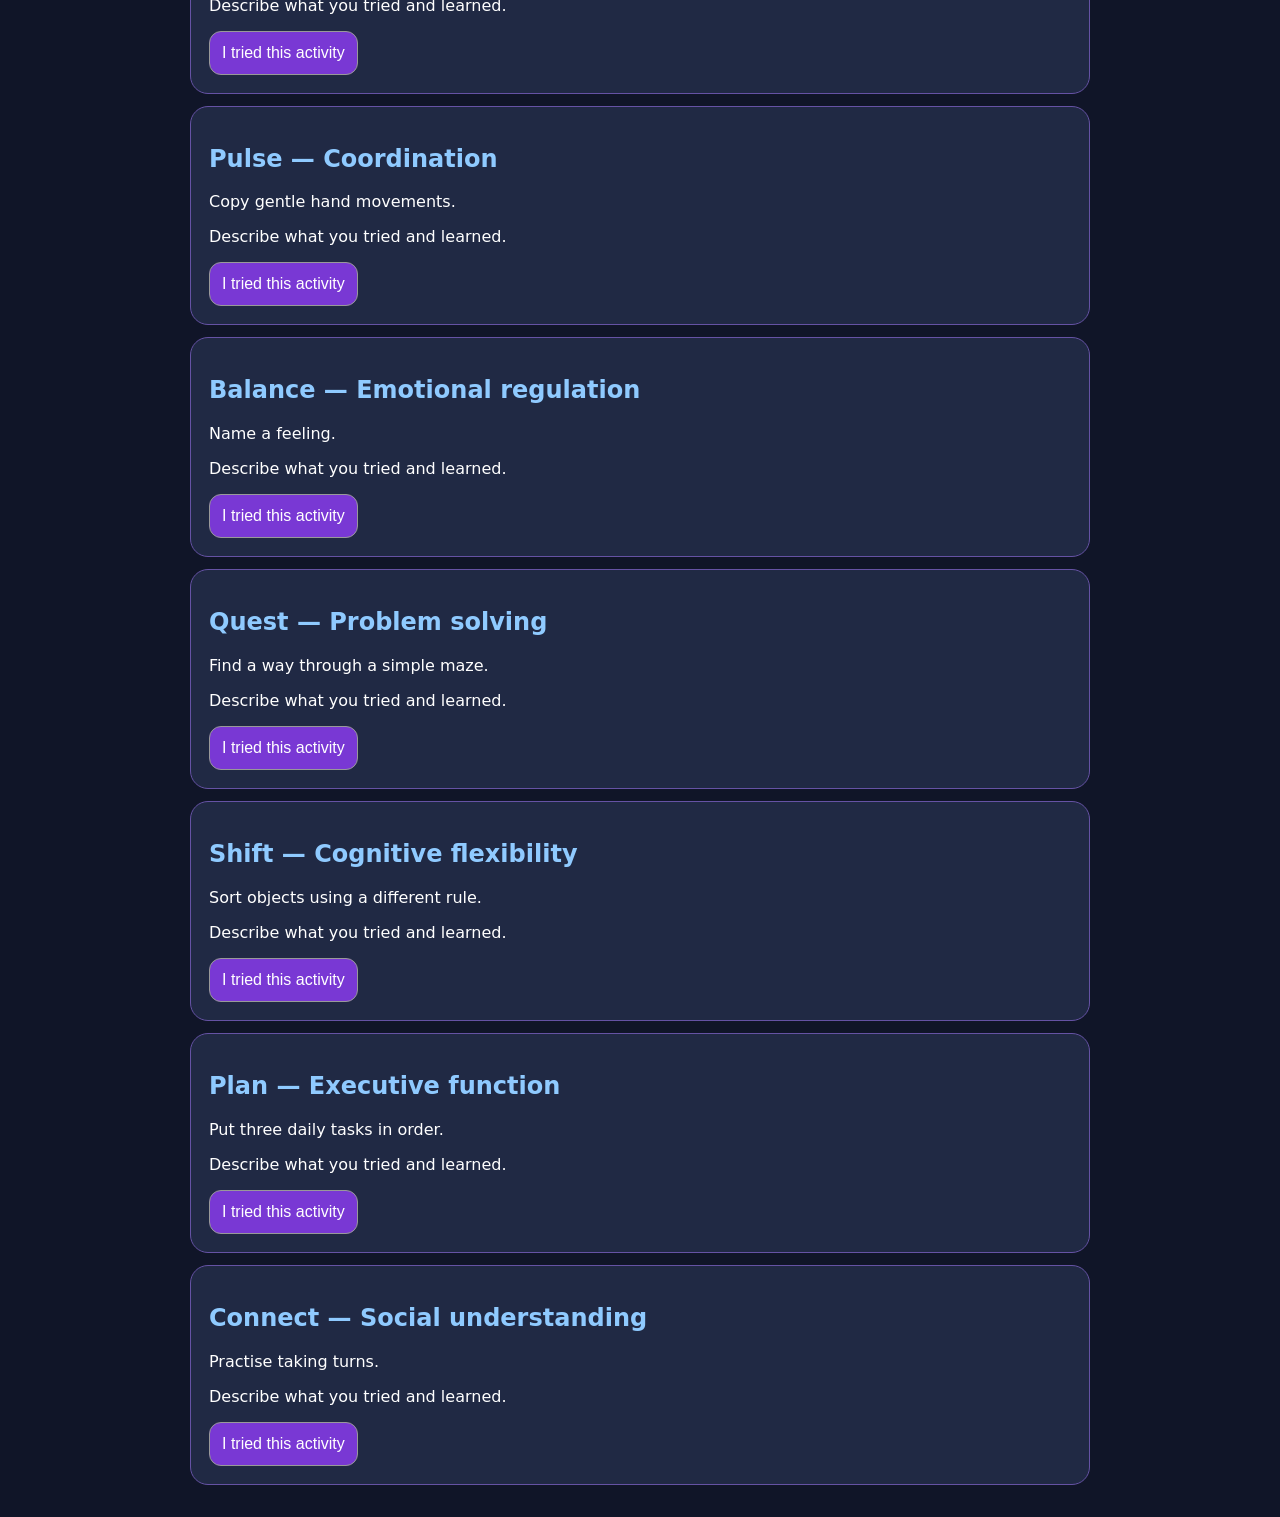
<file: infinity/squad/preview.html>
<!DOCTYPE html>
<html lang="en">
<head>
<meta charset="utf-8">
<meta name="viewport"
content="width=device-width,initial-scale=1">
<meta name="robots" content="noindex,nofollow">
<title>Crafty Brain Power Squad</title>
<style>
body{
 background:#101528;
 color:white;
 font-family:system-ui;
 margin:0;
 padding:20px;
}
main{max-width:900px;margin:auto}
h1{color:#ffd43b}
h2{color:#8fcaff}
.card{
 background:#202944;
 border:1px solid #6552a4;
 border-radius:18px;
 padding:18px;
 margin:12px 0;
}
button,select{
 padding:12px;
 border-radius:12px;
 border:1px solid #999;
 font-size:16px;
}
button{
 background:#7938d4;
 color:white;
}
button:disabled{opacity:.6}
</style>
</head>
<body>
<main>
<h1>CRAFTY</h1>
<h2>The Brain Power Squad</h2>
<p>Explore, create and learn at your own pace.</p>
<p>Development demonstration. No personal
information is collected.</p>
<label for="age">Learning pathway</label>
<select id="age">
<option value="5">Discover: ages 4–7</option>
<option value="10">Explorer: ages 8–12</option>
<option value="15">Future: ages 13–17</option>
</select>
<p id="progress" aria-live="polite"></p>
<div id="challenges"></div>
</main>
<script>
let challenges=[];
const completed=new Set();

function render(){
 const age=Number(
  document.getElementById("age").value
 );
 const container=document.getElementById(
  "challenges"
 );
 container.replaceChildren();

 const items=challenges.filter(c=>
  age>=c.minimumAge && age<=c.maximumAge
 );

 const count=items.filter(c=>
  completed.has(c.id)
 ).length;

 document.getElementById("progress").textContent=
  count+" of "+items.length+" activities tried";

 for(const c of items){
  const card=document.createElement("section");
  card.className="card";

  const heading=document.createElement("h2");
  heading.textContent=c.hero+" — "+c.skill;

  const activity=document.createElement("p");
  activity.textContent=c.activity;

  const reflection=document.createElement("p");
  reflection.textContent=c.reflection;

  const button=document.createElement("button");
  button.textContent=completed.has(c.id)?
   "Activity recorded":"I tried this activity";

  button.disabled=completed.has(c.id);

  button.addEventListener("click",()=>{
   completed.add(c.id);
   render();
  });

  card.append(
   heading,activity,reflection,button
  );
  container.appendChild(card);
 }
}

async function load(){
 try{
  const r=await fetch("challenges.json");
  if(!r.ok)throw Error();
  challenges=await r.json();
  render();
 }catch(e){
  document.getElementById("progress").textContent=
   "Challenges unavailable.";
 }
}

document.getElementById("age")
 .addEventListener("change",render);

load();
</script>
</body>
</html>
</file>
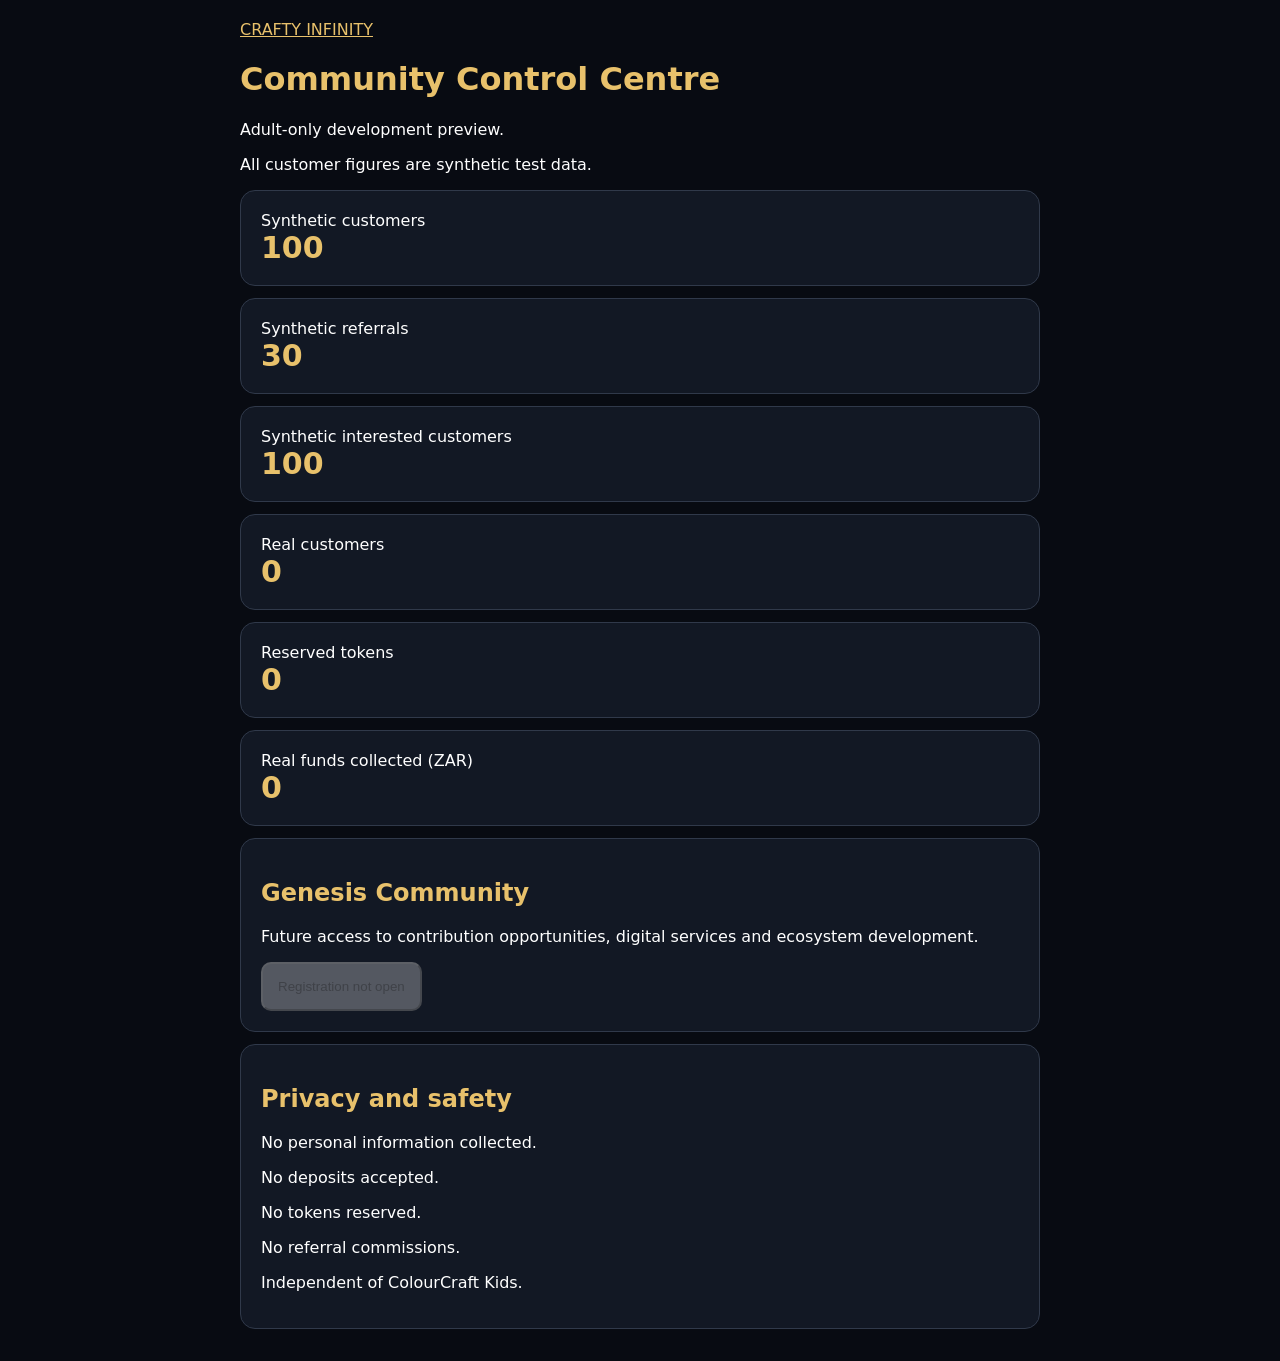
<file: infinity/web/community.html>
<!DOCTYPE html>
<html lang="en">
<head>
<meta charset="UTF-8">
<meta name="viewport"
content="width=device-width,initial-scale=1">
<title>CRAFTY Community</title>
<style>
body{background:#080b12;color:white;
font-family:system-ui;padding:20px;margin:0}
main{max-width:800px;margin:auto}
h1,h2,a,strong{color:#e8c16b}
.card{background:#121824;border:1px solid #30394a;
padding:20px;border-radius:15px;margin:12px 0}
strong{display:block;font-size:30px}
button{padding:15px;border-radius:10px}
</style>
</head>
<body>
<main>
<a href="index.html">CRAFTY INFINITY</a>
<h1>Community Control Centre</h1>
<p>Adult-only development preview.</p>
<p>All customer figures are synthetic test data.</p>
<div id="stats"></div>
<div class="card">
<h2>Genesis Community</h2>
<p>Future access to contribution opportunities,
digital services and ecosystem development.</p>
<button disabled>Registration not open</button>
</div>
<div class="card">
<h2>Privacy and safety</h2>
<p>No personal information collected.</p>
<p>No deposits accepted.</p>
<p>No tokens reserved.</p>
<p>No referral commissions.</p>
<p>Independent of ColourCraft Kids.</p>
</div>
</main>
<script>
async function load(){
 const root=document.getElementById("stats");
 try{
  const r=await fetch("customers.json");
  if(!r.ok)throw Error();
  const d=await r.json();
  if(d.mode!=="SIMULATION_ONLY")throw Error();

  const fields=[
   ["Synthetic customers",d.syntheticCustomers],
   ["Synthetic referrals",d.syntheticReferrals],
   ["Synthetic interested customers",d.interestedCustomers],
   ["Real customers",d.realCustomers],
   ["Reserved tokens",d.reservedTokens],
   ["Real funds collected (ZAR)",d.realFundsCollectedZAR]
  ];

  for(const [label,value] of fields){
   const box=document.createElement("div");
   box.className="card";
   box.textContent=label;
   const number=document.createElement("strong");
   number.textContent=Number(value).toLocaleString();
   box.appendChild(number);
   root.appendChild(box);
  }
 }catch(e){
  root.textContent="Demonstration report unavailable";
 }
}
load();
</script>
</body>
</html>
</file>
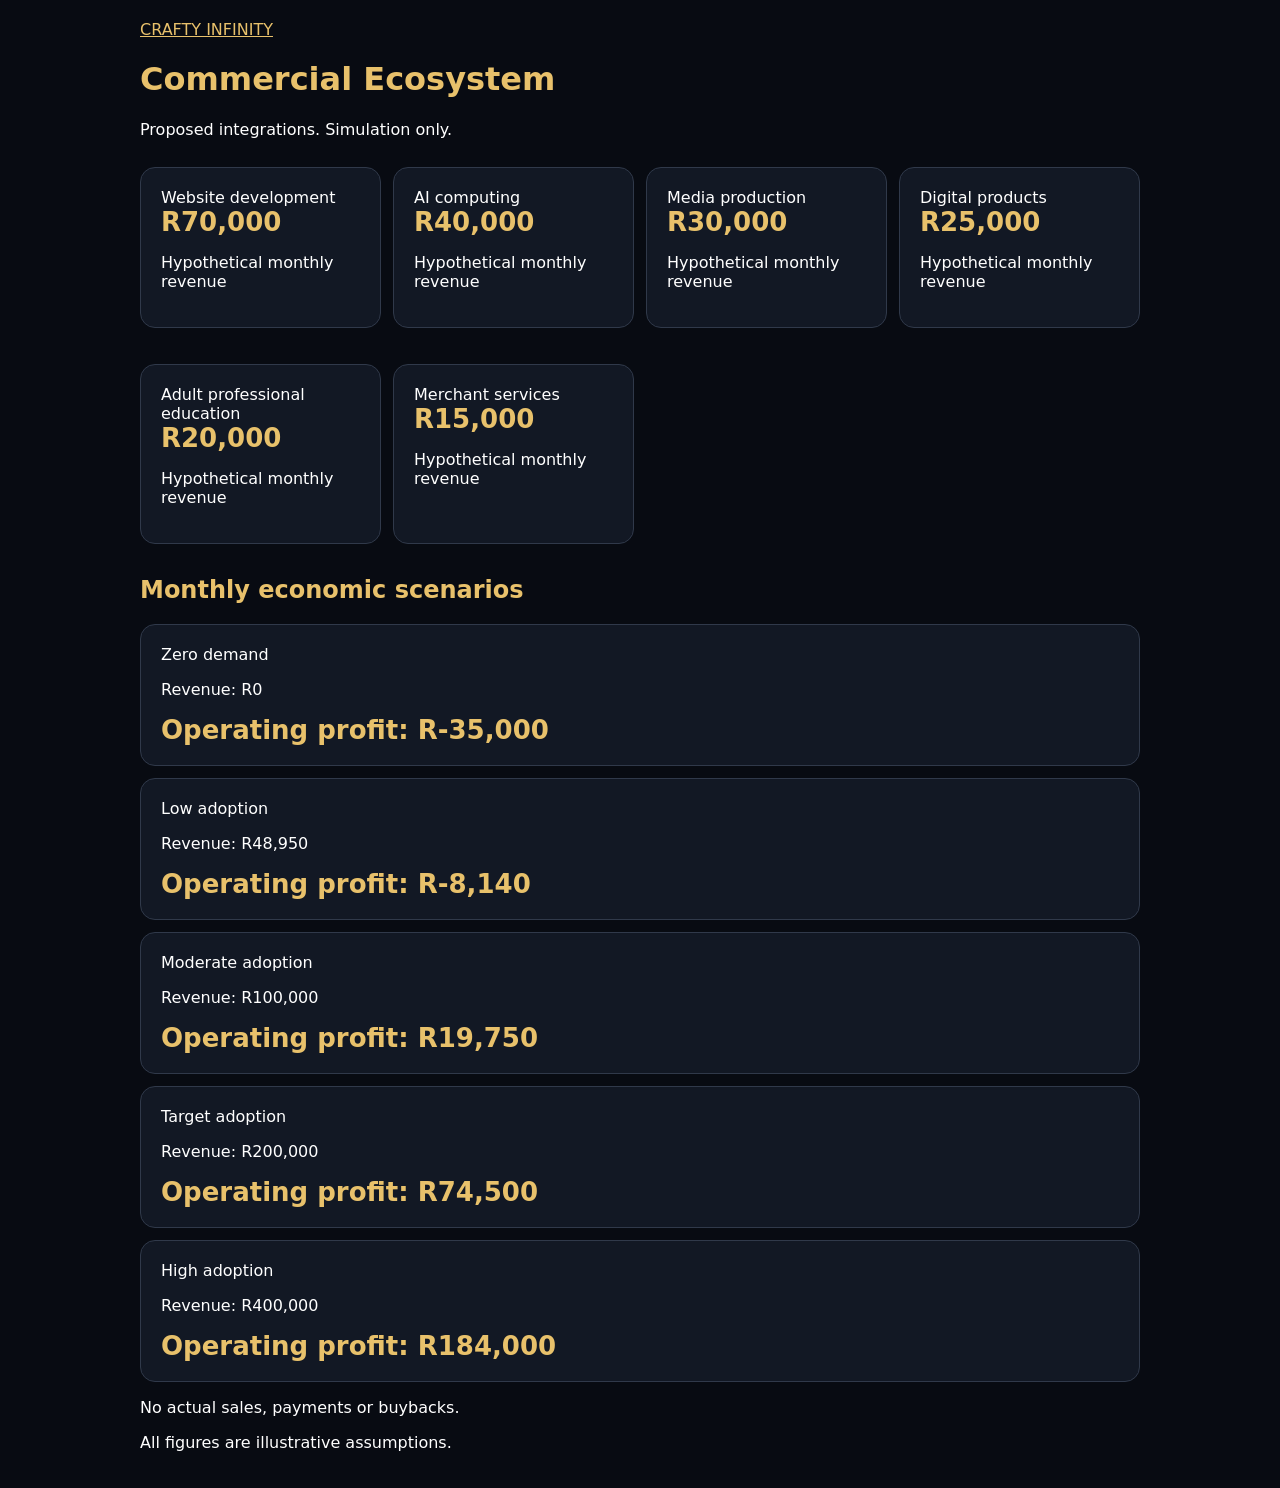
<file: infinity/web/ecosystem.html>
<!DOCTYPE html>
<html lang="en">
<head>
<meta charset="UTF-8">
<meta name="viewport"
content="width=device-width,initial-scale=1">
<title>CRAFTY Commercial Ecosystem</title>
<style>
body{background:#080b12;color:white;
font-family:system-ui;padding:20px;margin:0}
main{max-width:1000px;margin:auto}
h1,h2,a,strong{color:#e8c16b}
.card{background:#121824;border:1px solid #30394a;
padding:20px;border-radius:15px;margin:12px 0}
.grid{display:grid;gap:12px;
grid-template-columns:repeat(auto-fit,minmax(220px,1fr))}
strong{display:block;font-size:26px}
</style>
</head>
<body>
<main>
<a href="index.html">CRAFTY INFINITY</a>
<h1>Commercial Ecosystem</h1>
<p>Proposed integrations. Simulation only.</p>
<div id="services" class="grid"></div>
<h2>Monthly economic scenarios</h2>
<div id="scenarios"></div>
<p>No actual sales, payments or buybacks.</p>
<p>All figures are illustrative assumptions.</p>
</main>
<script>
const money=n=>"R"+(n/100).toLocaleString("en-ZA");
async function load(){
 try{
  const response=await fetch("commerce.json");
  if(!response.ok)throw Error();
  const d=await response.json();
  if(d.mode!=="SIMULATION_ONLY")throw Error();

  const target=d.scenarios.find(
   x=>x.scenario==="Target adoption"
  );

  for(const s of target.services){
   const box=document.createElement("div");
   box.className="card";
   box.textContent=s.description;
   const amount=document.createElement("strong");
   amount.textContent=money(s.revenueCents);
   box.appendChild(amount);
   const note=document.createElement("p");
   note.textContent="Hypothetical monthly revenue";
   box.appendChild(note);
   document.getElementById("services").appendChild(box);
  }

  for(const s of d.scenarios){
   const box=document.createElement("div");
   box.className="card";
   box.textContent=s.scenario;
   const p=document.createElement("p");
   p.textContent="Revenue: "+money(s.revenueCents);
   box.appendChild(p);
   const profit=document.createElement("strong");
   profit.textContent="Operating profit: "+
    money(s.preTaxOperatingProfitCents);
   box.appendChild(profit);
   document.getElementById("scenarios").appendChild(box);
  }
 }catch(e){
  document.getElementById("services").textContent=
   "Report unavailable";
 }
}
load();
</script>
</body>
</html>
</file>
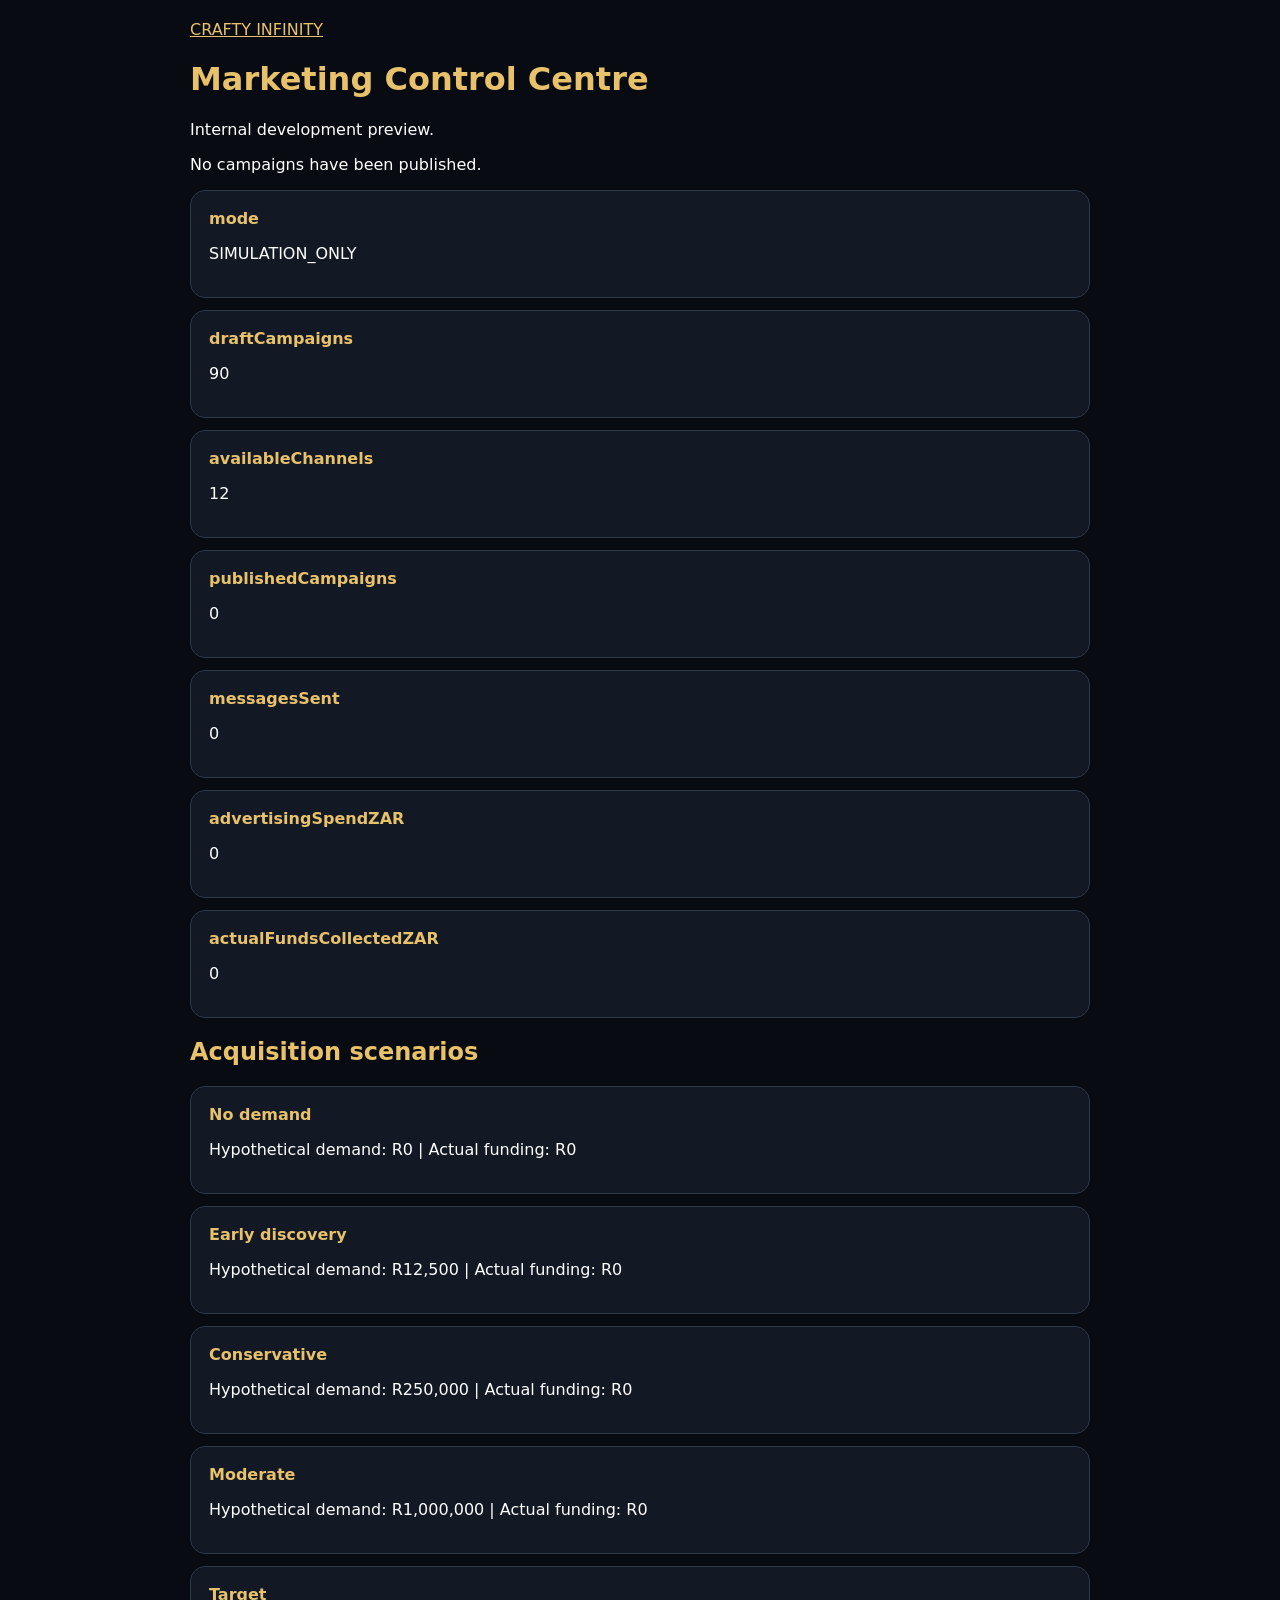
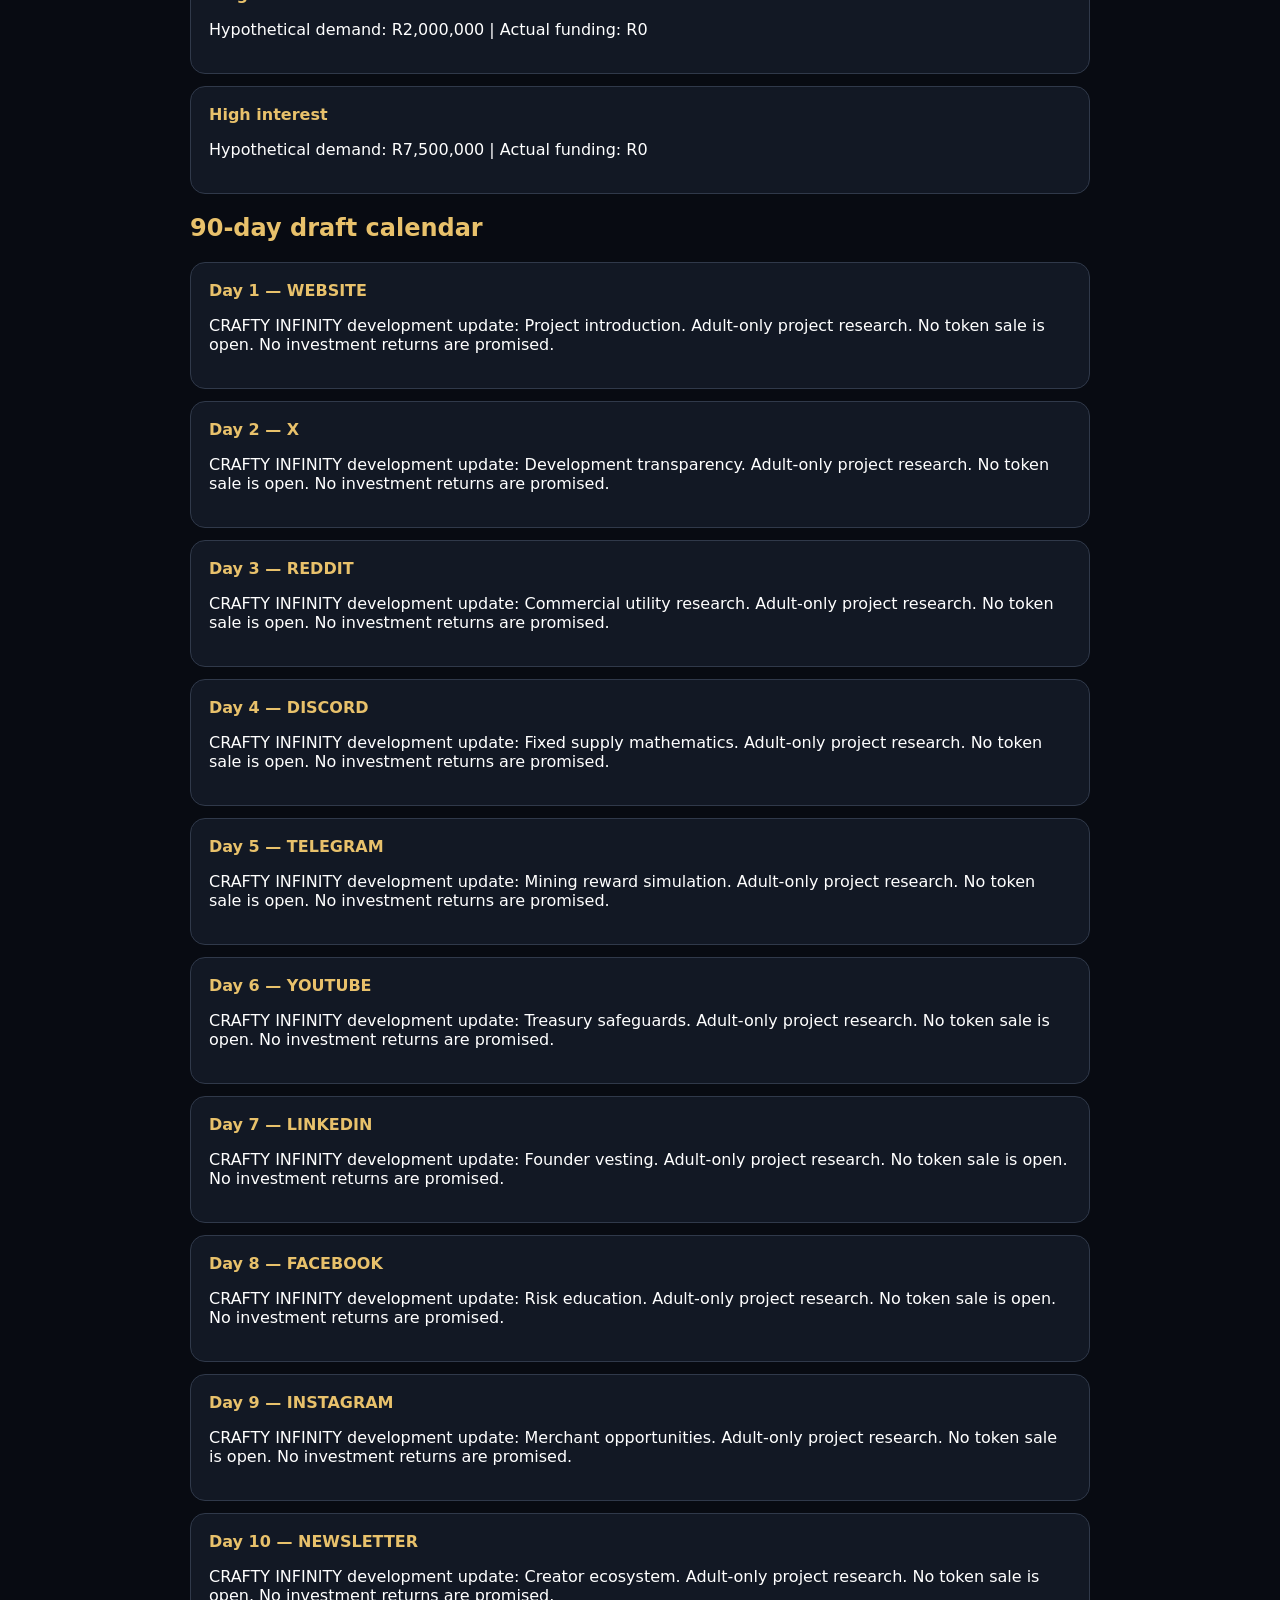
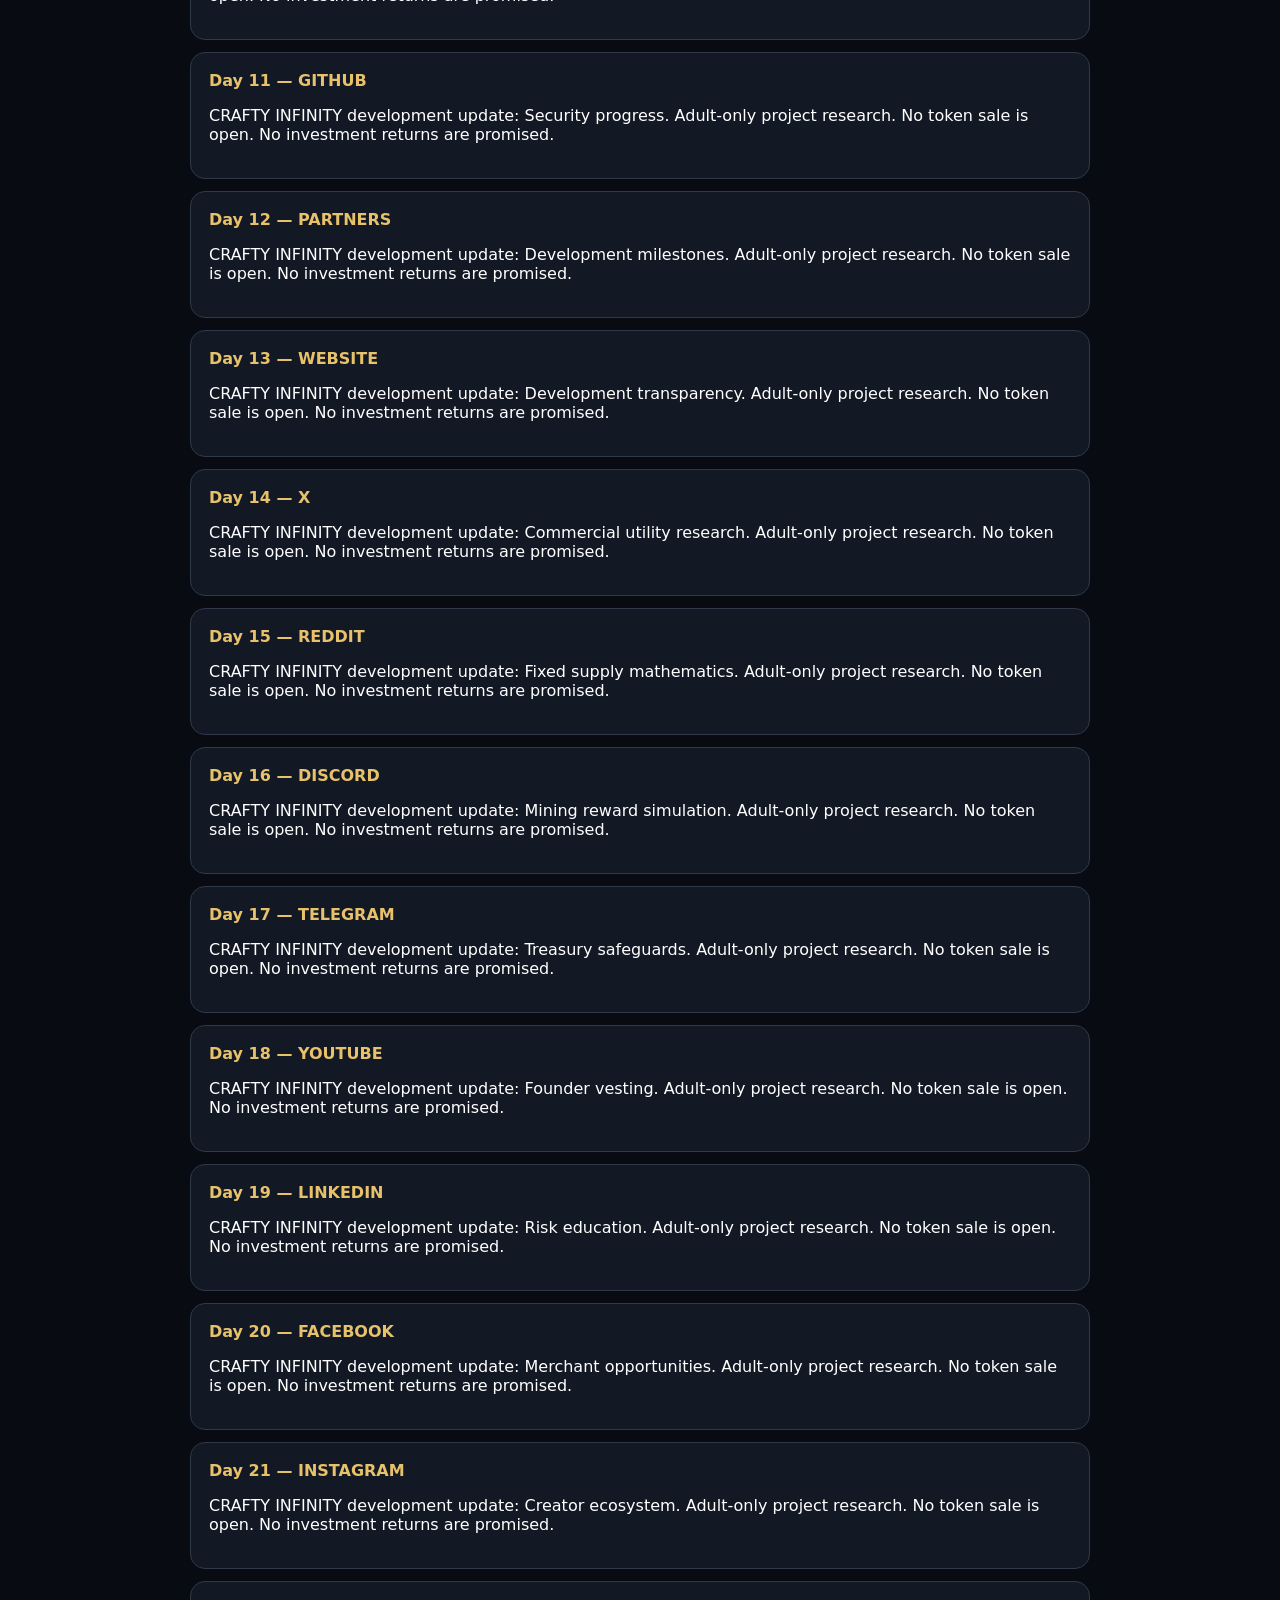
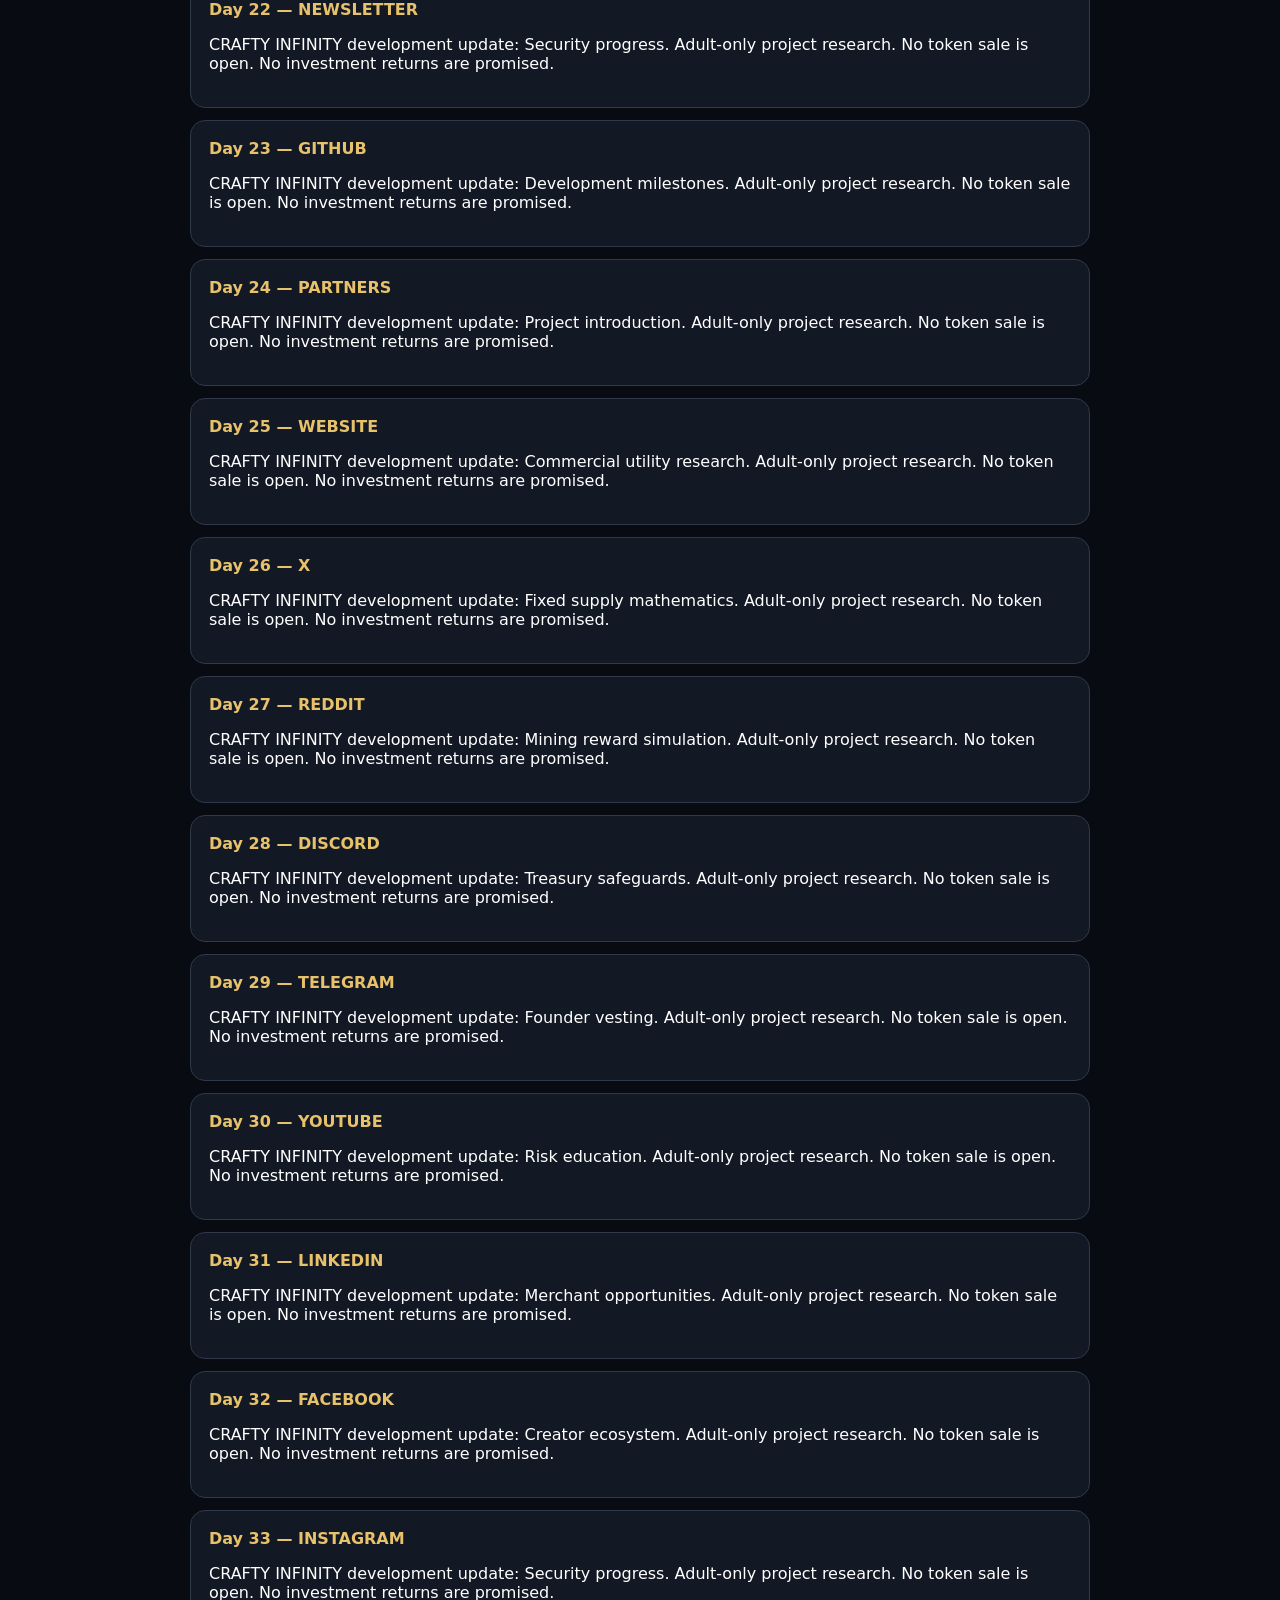
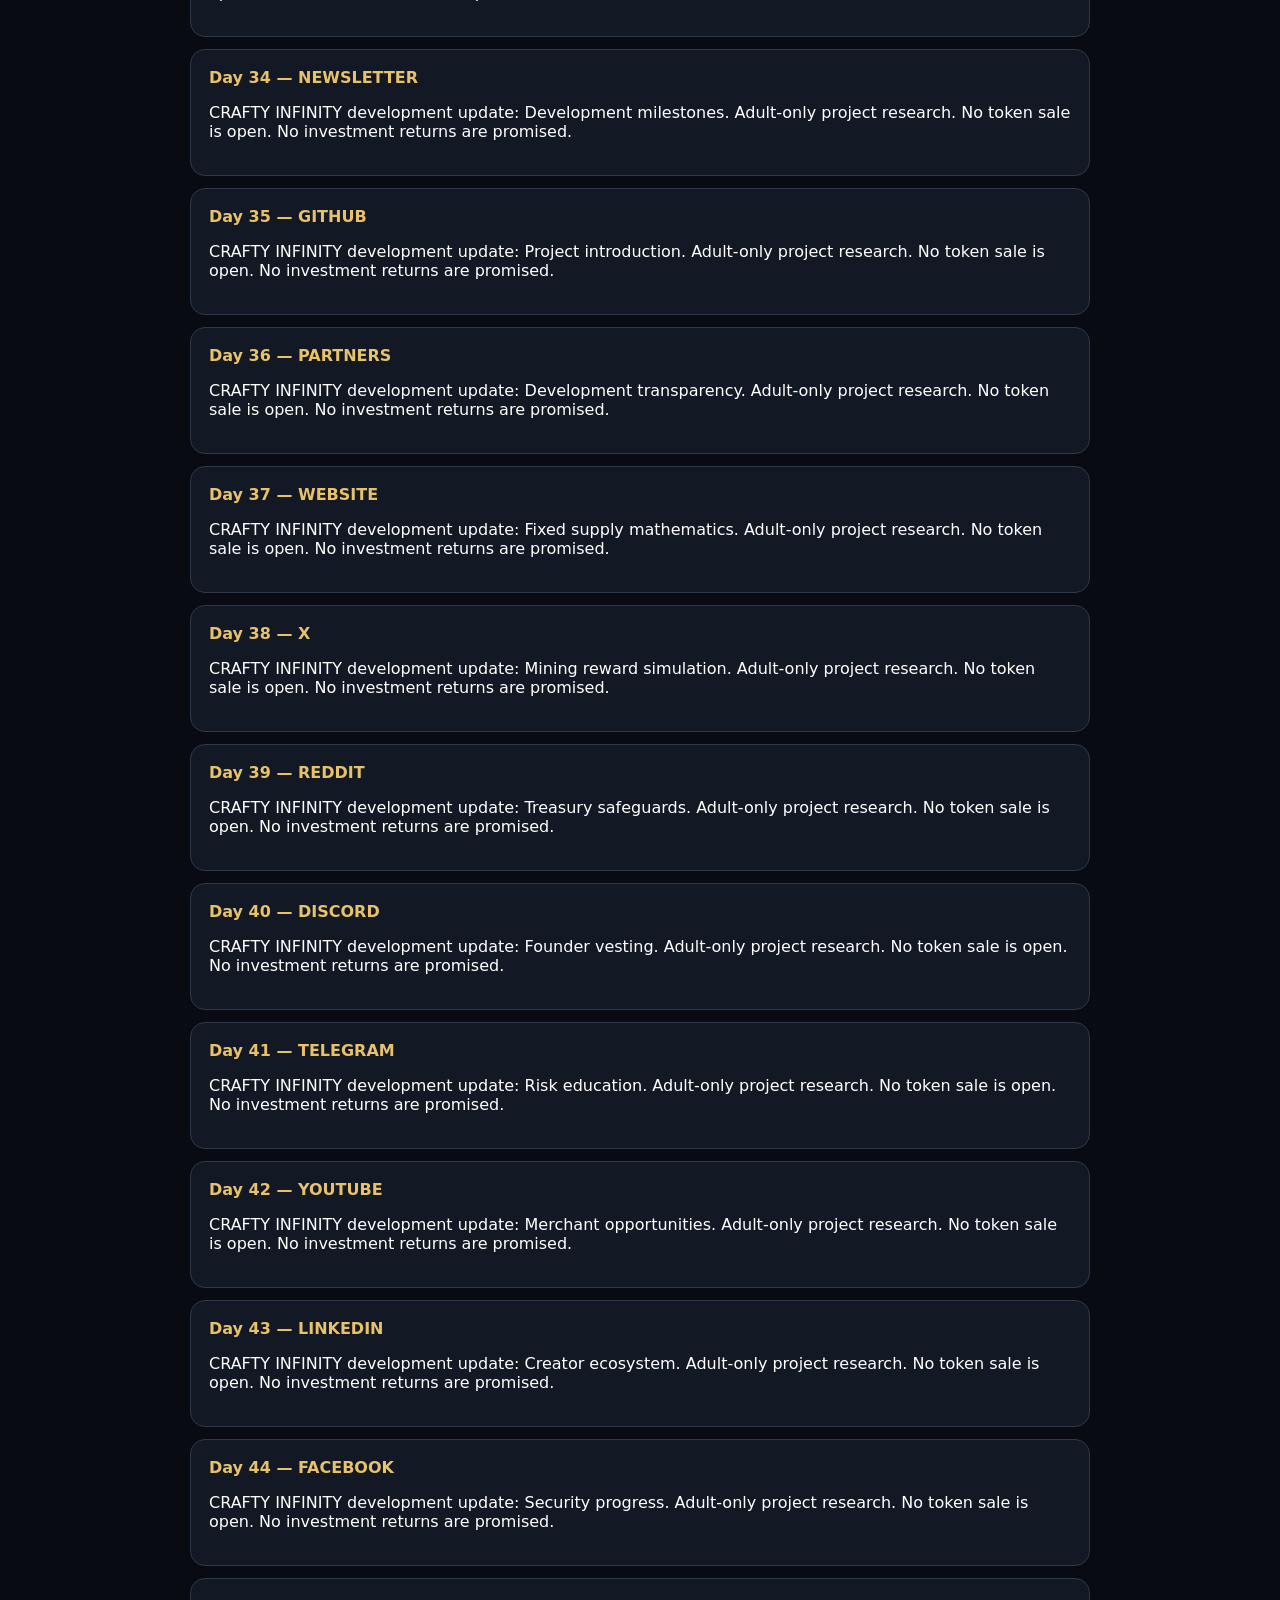
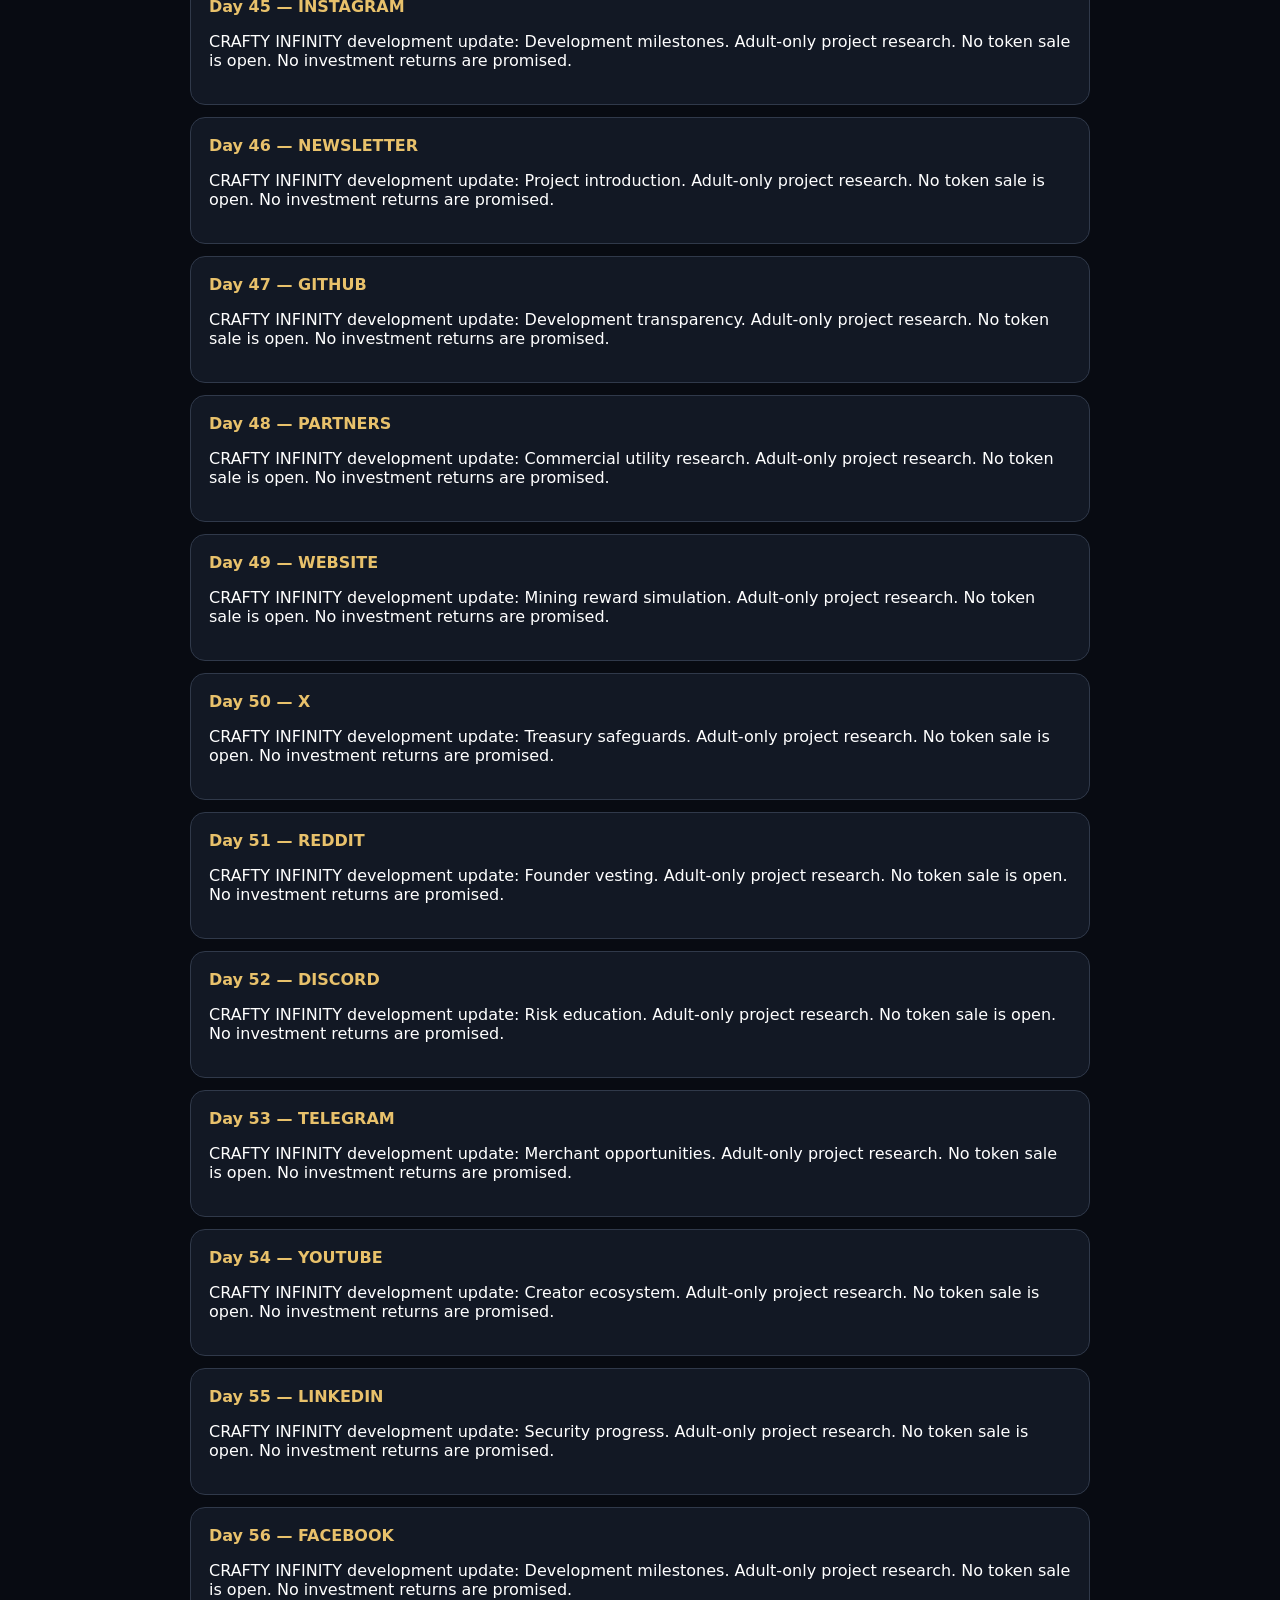
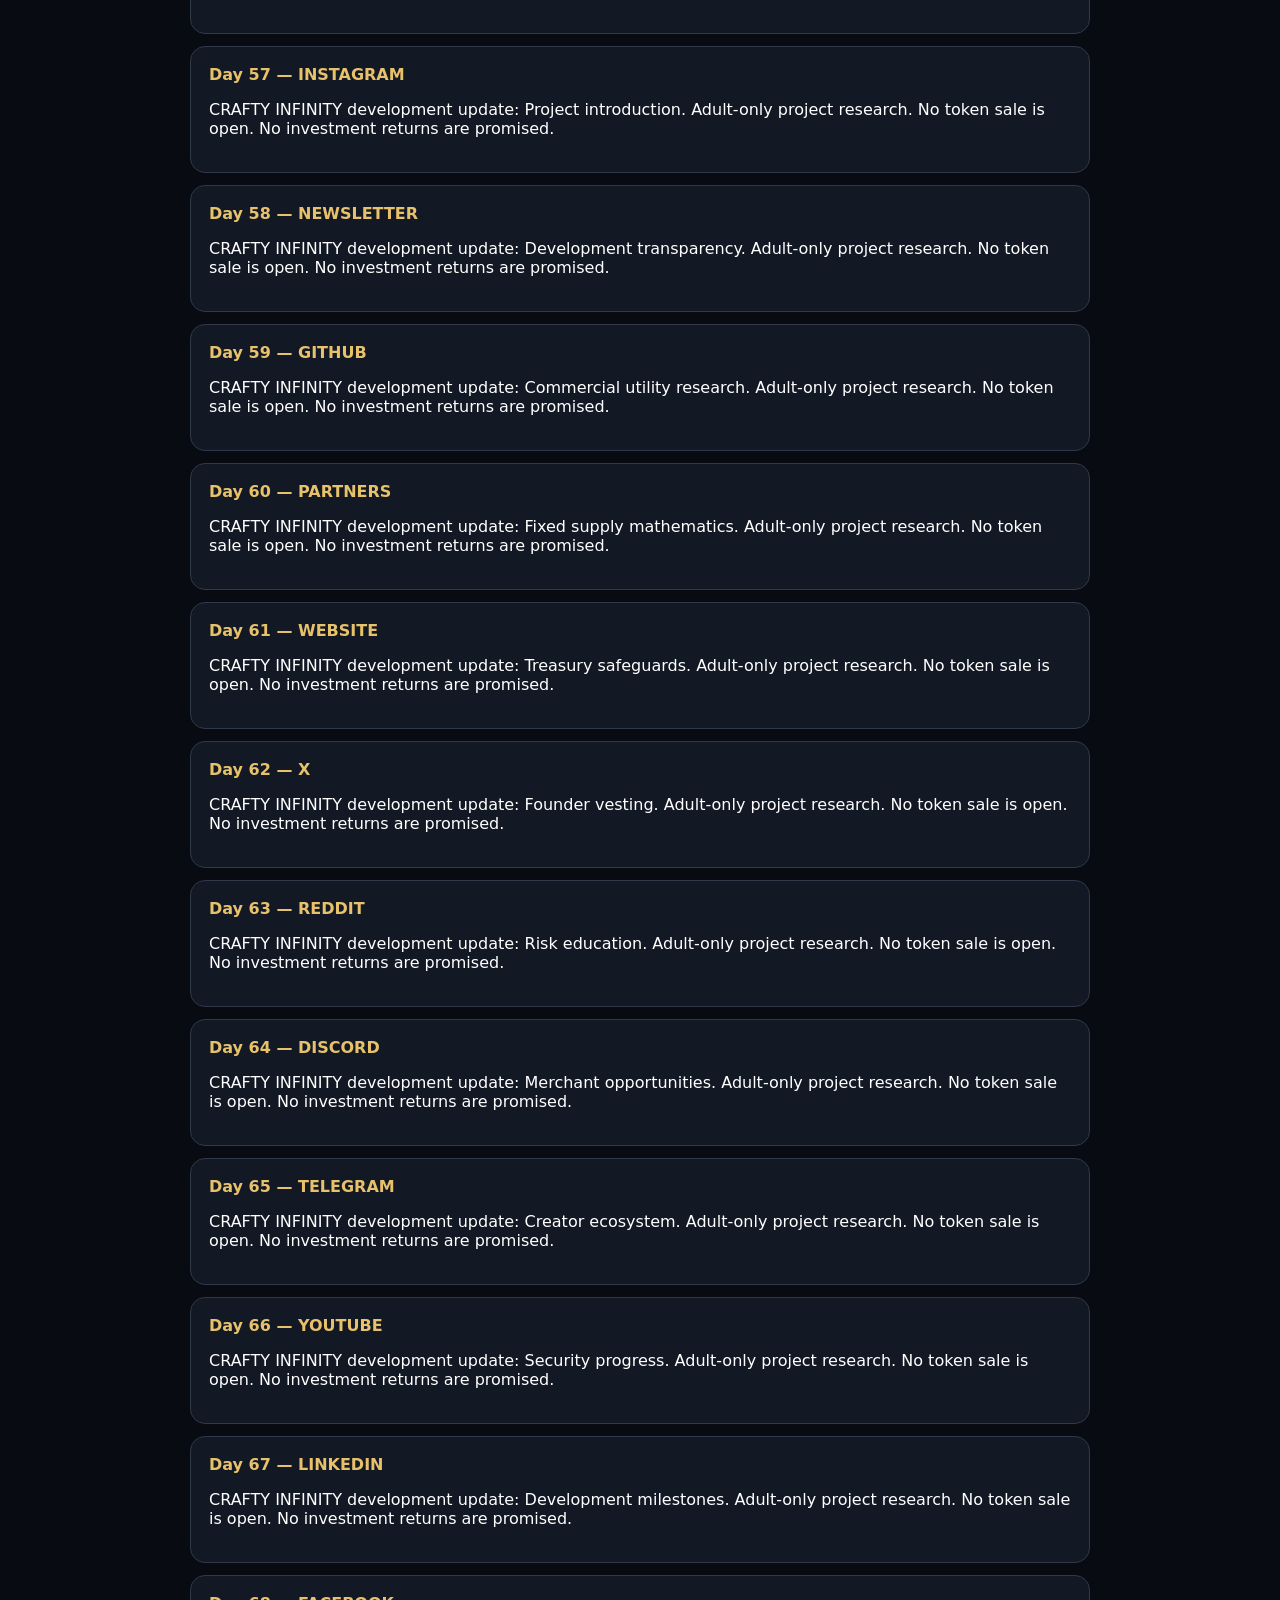
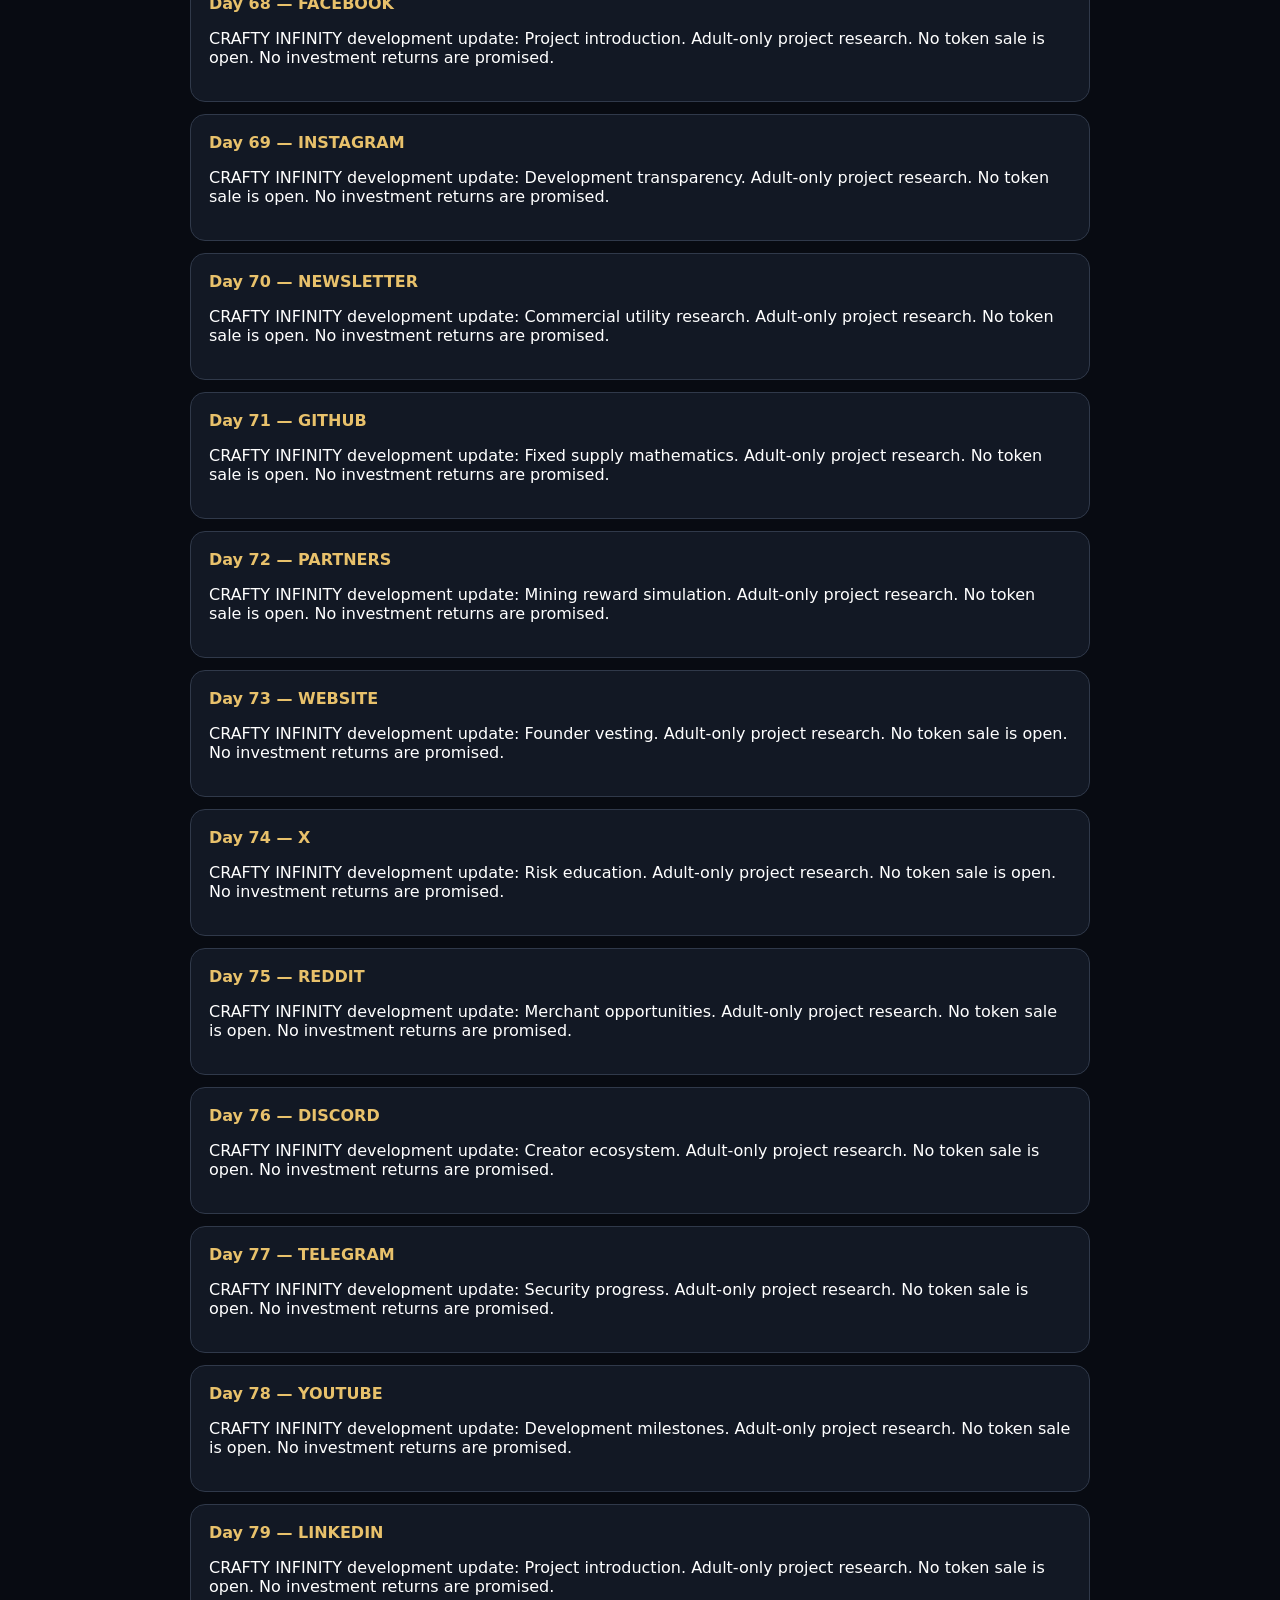
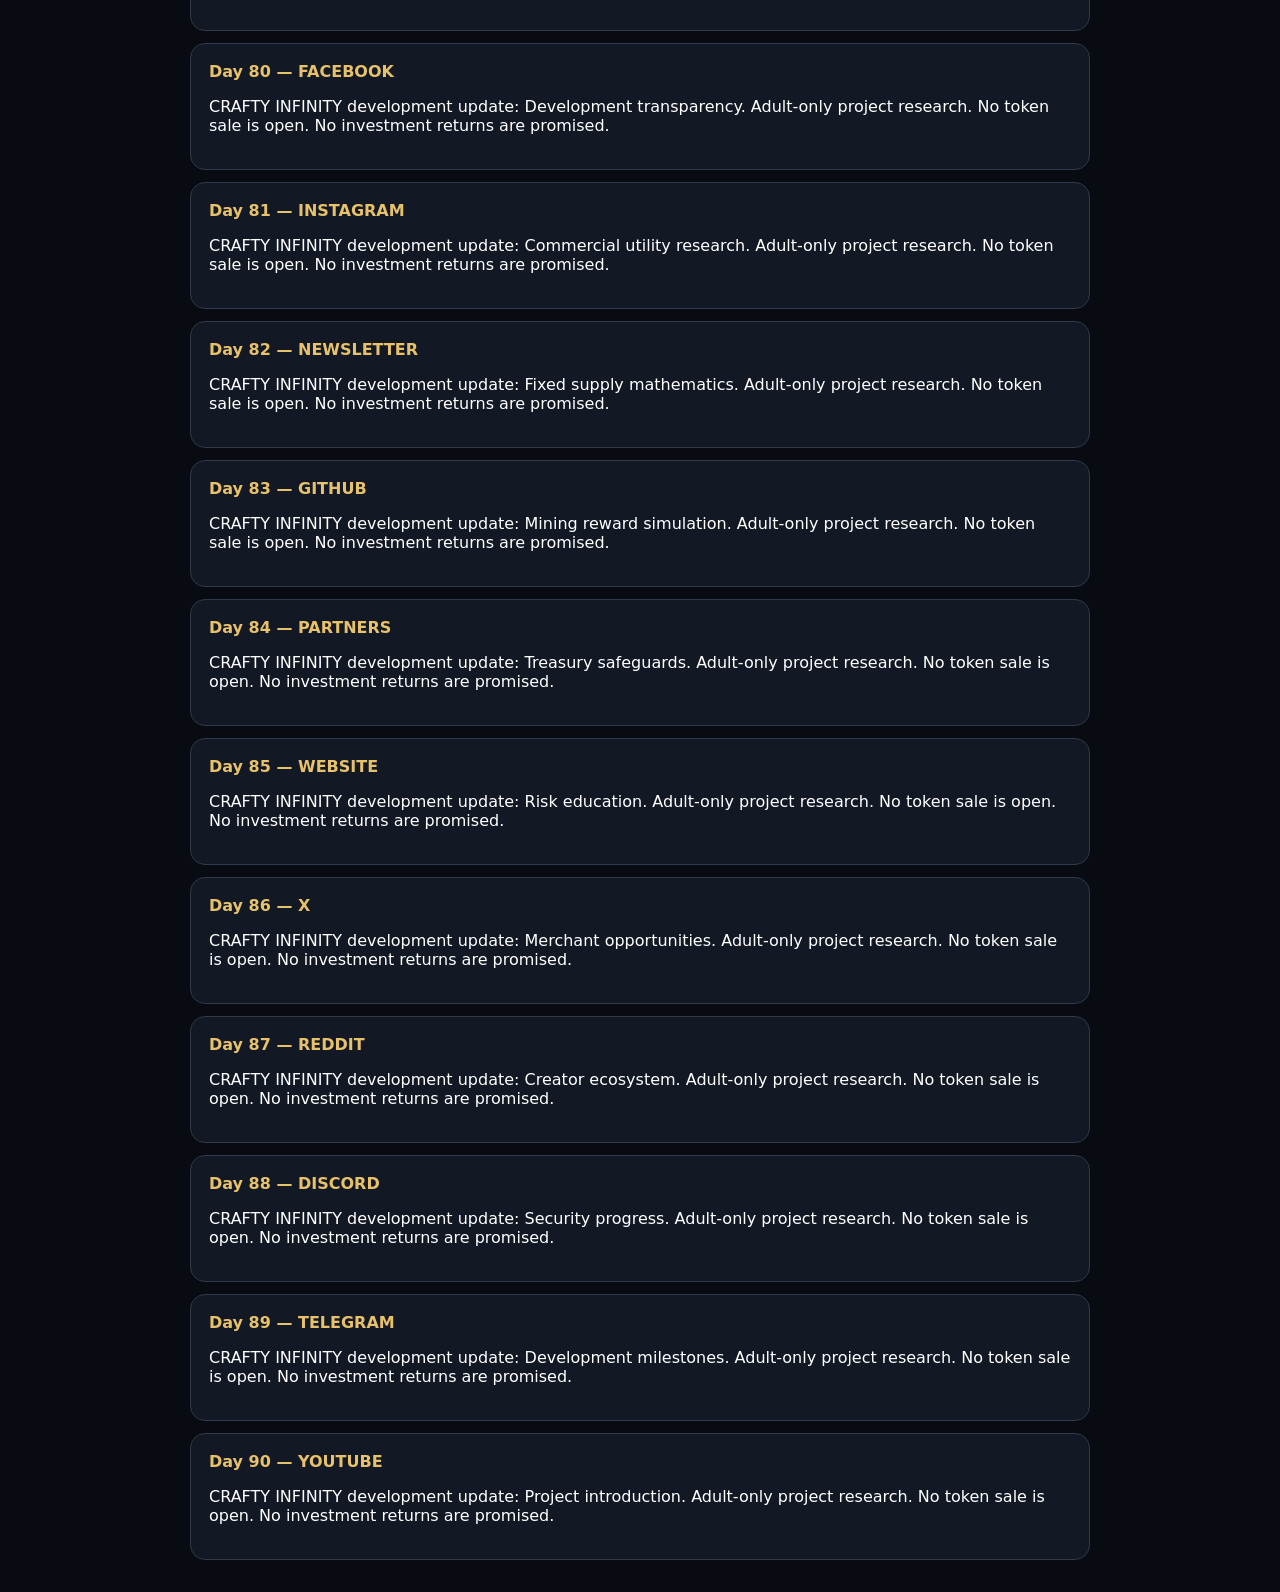
<file: infinity/web/marketing.html>
<!DOCTYPE html>
<html lang="en">
<head>
<meta charset="UTF-8">
<meta name="viewport"
content="width=device-width,initial-scale=1">
<meta name="robots" content="noindex,nofollow">
<title>CRAFTY Marketing Research</title>
<style>
body{background:#080b12;color:white;
font-family:system-ui;padding:20px;margin:0}
main{max-width:900px;margin:auto}
h1,h2,a,strong{color:#e8c16b}
.card{background:#121824;border:1px solid #30394a;
padding:18px;border-radius:15px;margin:12px 0}
</style>
</head>
<body>
<main>
<a href="index.html">CRAFTY INFINITY</a>
<h1>Marketing Control Centre</h1>
<p>Internal development preview.</p>
<p>No campaigns have been published.</p>
<div id="stats"></div>
<h2>Acquisition scenarios</h2>
<div id="scenarios"></div>
<h2>90-day draft calendar</h2>
<div id="calendar"></div>
</main>
<script>
function card(parent,title,description){
 const box=document.createElement("div");
 box.className="card";
 const h=document.createElement("strong");
 h.textContent=title;
 const p=document.createElement("p");
 p.textContent=description;
 box.append(h,p);
 document.getElementById(parent).appendChild(box);
}
async function load(){
 try{
  const r=await fetch("marketing.json");
  if(!r.ok)throw Error();
  const d=await r.json();
  if(d.mode!=="SIMULATION_ONLY")throw Error();

  for(const [key,value] of
      Object.entries(d.statistics)){
   card("stats",key,String(value));
  }

  for(const s of d.scenarios){
   card("scenarios",s.scenario,
    "Hypothetical demand: R"+
    s.hypotheticalDemandZAR.toLocaleString()+
    " | Actual funding: R0");
  }

  for(const day of d.calendar){
   card("calendar",
    "Day "+day.day+" — "+day.channel,
    day.content);
  }
 }catch(e){
  document.getElementById("stats").textContent=
   "Report unavailable";
 }
}
load();
</script>
</body>
</html>
</file>
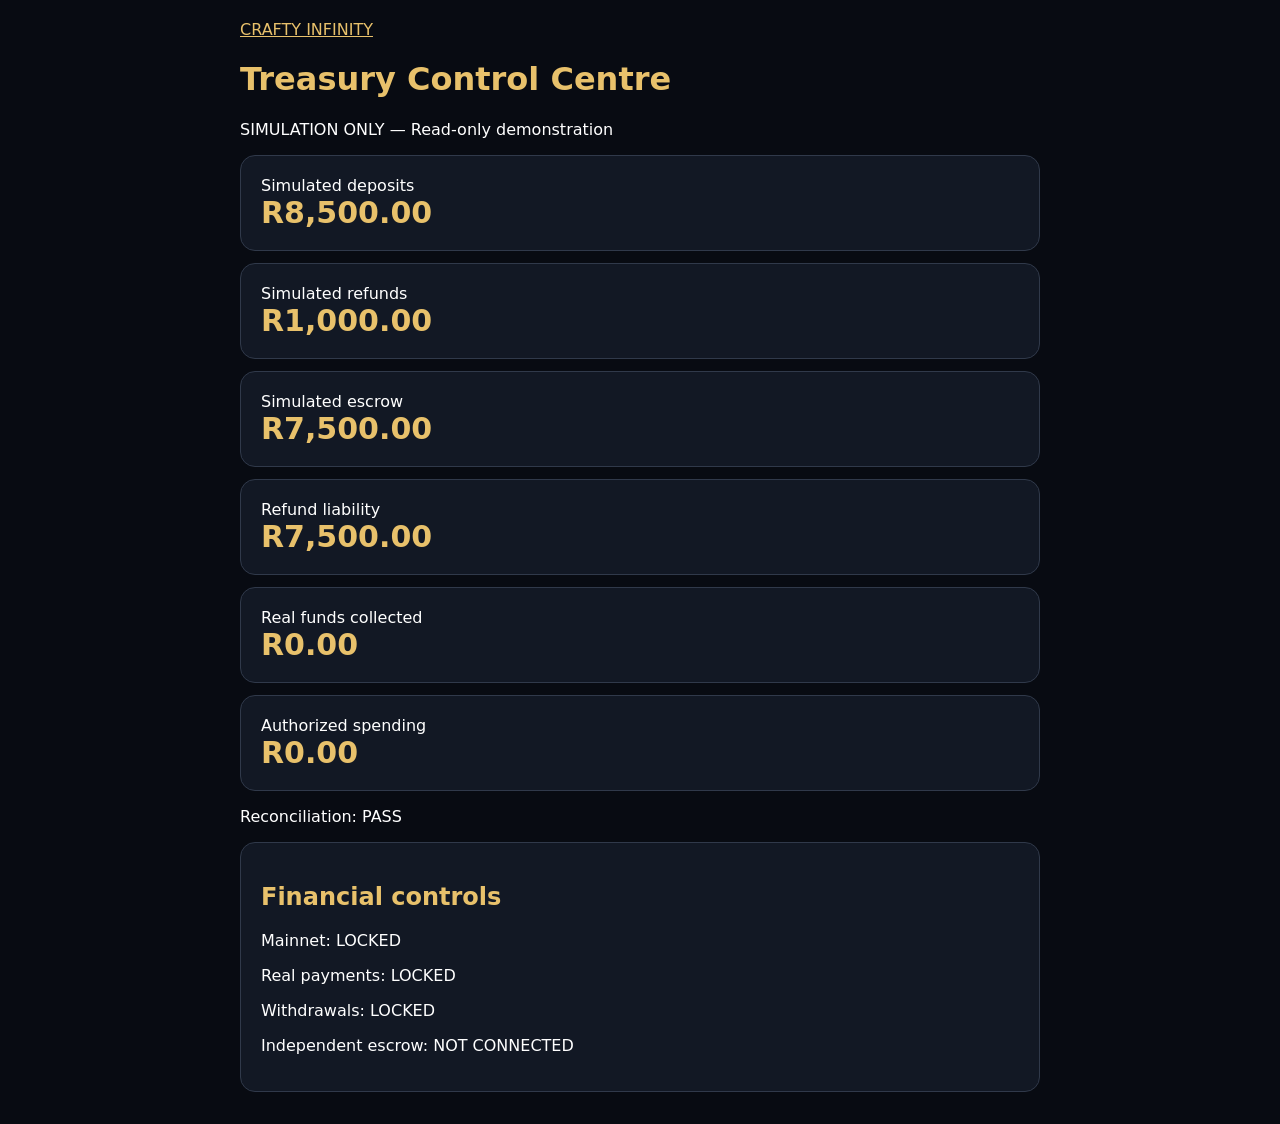
<file: infinity/web/treasury.html>
<!DOCTYPE html>
<html lang="en">
<head>
<meta charset="UTF-8">
<meta name="viewport"
content="width=device-width,initial-scale=1">
<title>CRAFTY Treasury</title>
<style>
body{background:#080b12;color:white;
font-family:system-ui;margin:0;padding:20px}
main{max-width:800px;margin:auto}
h1,h2,a,strong{color:#e8c16b}
.card{background:#121824;border:1px solid #30394a;
padding:20px;border-radius:15px;margin:12px 0}
strong{display:block;font-size:30px}
</style>
</head>
<body>
<main>
<a href="index.html">CRAFTY INFINITY</a>
<h1>Treasury Control Centre</h1>
<p>SIMULATION ONLY — Read-only demonstration</p>
<div id="dashboard"></div>
<div class="card">
<h2>Financial controls</h2>
<p>Mainnet: LOCKED</p>
<p>Real payments: LOCKED</p>
<p>Withdrawals: LOCKED</p>
<p>Independent escrow: NOT CONNECTED</p>
</div>
</main>
<script>
async function load(){
 const root=document.getElementById("dashboard");
 try{
  const r=await fetch("treasury.json");
  if(!r.ok)throw Error("Report unavailable");
  const d=await r.json();
  if(d.mode!=="SIMULATION_ONLY")
   throw Error("Unexpected mode");

  const fields=[
   ["Simulated deposits",d.simulatedDepositsCents],
   ["Simulated refunds",d.simulatedRefundsCents],
   ["Simulated escrow",d.simulatedEscrowCents],
   ["Refund liability",d.refundLiabilityCents],
   ["Real funds collected",d.realFundsCollectedCents],
   ["Authorized spending",d.authorizedSpendingCents]
  ];

  for(const [label,value] of fields){
   const box=document.createElement("div");
   box.className="card";
   box.textContent=label;
   const amount=document.createElement("strong");
   amount.textContent="R"+(value/100).toLocaleString(
    "en-ZA",{minimumFractionDigits:2}
   );
   box.appendChild(amount);
   root.appendChild(box);
  }

  const p=document.createElement("p");
  p.textContent="Reconciliation: "+d.reconciliation;
  root.appendChild(p);

 }catch(e){
  root.textContent="Treasury report unavailable";
 }
}
load();
</script>
</body>
</html>
</file>
<file: infinity/x/intelligence-centre/style.css>
*{box-sizing:border-box}
body{
 margin:0;background:#101528;color:#f5f7ff;
 font:16px system-ui,sans-serif
}
main{max-width:1100px;margin:auto;padding:24px}
header{border-bottom:1px solid #39445d;padding-bottom:20px}
header p:first-child{color:#79b8ff;letter-spacing:3px}
.grid{
 display:grid;gap:14px;
 grid-template-columns:repeat(auto-fit,minmax(220px,1fr))
}
article{
 background:#1b243b;border:1px solid #39445d;
 border-radius:16px;padding:20px
}
article strong{font-size:28px;display:block}
article p{color:#bfcbe2}
footer{margin-top:30px;color:#bfcbe2}
</file>
